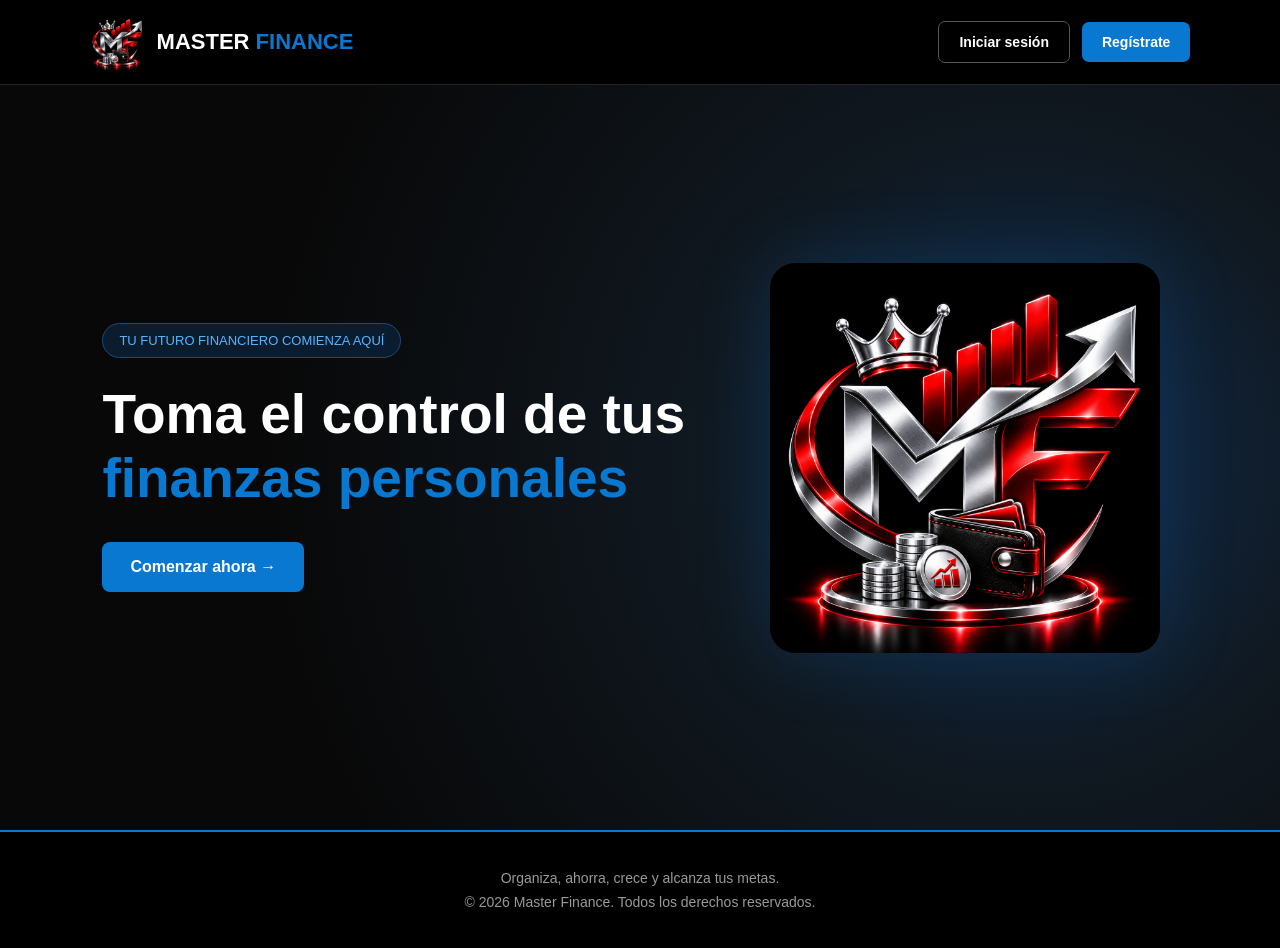
<file: index.html>
<!DOCTYPE html>
<html lang="es">

<head>
    <meta charset="UTF-8">
    <meta name="viewport" content="width=device-width, initial-scale=1.0">

    <title>Master Finance</title>

    <style>

        * {
            margin: 0;
            padding: 0;
            box-sizing: border-box;
            font-family: Arial, sans-serif;
        }

        :root {
            --azul: #0878d1;
            --azul-oscuro: #002d62;
        }

        body {
            background: #080808;
            color: white;
        }

        /* ENCABEZADO */

        header {
            width: 100%;
            min-height: 85px;
            padding: 12px 7%;
            display: flex;
            align-items: center;
            justify-content: space-between;
            background: #000;
            border-bottom: 1px solid #252525;
        }

        .marca {
            display: flex;
            align-items: center;
            gap: 12px;
            text-decoration: none;
        }

        .logo {
            width: 55px;
            height: 55px;
            object-fit: contain;
        }

        .logo-nombre {
            font-size: 22px;
            font-weight: bold;
            color: white;
        }

        .logo-nombre span {
            color: var(--azul);
        }

        /* BOTONES */

        .acciones {
            display: flex;
            align-items: center;
            gap: 12px;
        }

        .btn {
            padding: 12px 20px;
            border-radius: 7px;
            text-decoration: none;
            font-size: 14px;
            font-weight: bold;
            transition: .3s;
        }

        .btn-login {
            color: white;
            border: 1px solid #555;
        }

        .btn-login:hover {
            border-color: var(--azul);
            color: var(--azul);
        }

        .btn-registro {
            color: white;
            background: var(--azul);
        }

        .btn-registro:hover {
            background: var(--azul-oscuro);
            transform: translateY(-3px);
        }

        /* PRESENTACIÓN PRINCIPAL */

        .hero {
            min-height: calc(100vh - 155px);
            padding: 80px 8%;
            display: flex;
            align-items: center;
            justify-content: space-between;
            gap: 50px;

            background:
                radial-gradient(
                    circle at 80% 50%,
                    #102d50 0%,
                    #101820 30%,
                    #080808 70%
                );
        }

        .hero-texto {
            max-width: 600px;
        }

        .etiqueta {
            display: inline-block;
            padding: 9px 16px;
            border: 1px solid #164c7c;
            border-radius: 30px;
            color: #55b5ff;
            background: #0b1c2e;
            font-size: 13px;
            margin-bottom: 25px;
        }

        .hero h1 {
            font-size: 55px;
            line-height: 1.15;
            margin-bottom: 32px;
        }

        .hero h1 span {
            color: var(--azul);
        }

        /* BOTÓN PRINCIPAL */

        .btn-principal {
            display: inline-block;
            padding: 16px 28px;
            color: white;
            background: var(--azul);
            border-radius: 8px;
            text-decoration: none;
            font-weight: bold;
            transition: .3s;
        }

        .btn-principal:hover {
            background: var(--azul-oscuro);
            transform: translateY(-3px);
        }

        /* IMAGEN */

        .hero-imagen {
            width: 42%;
            display: flex;
            align-items: center;
            justify-content: center;
        }

        .hero-imagen img {
            width: 100%;
            max-width: 390px;
            border-radius: 25px;
            filter: drop-shadow(0 0 35px #0878d130);
            object-fit: contain;
        }

        /* PIE DE PÁGINA */

        footer {
            width: 100%;
            padding: 30px 15px;
            background: #000;
            border-top: 2px solid var(--azul);
            text-align: center;
        }

        footer p {
            color: #999;
            font-size: 14px;
            margin: 8px 0;
        }

        /* TABLETS */

        @media (max-width: 900px) {

            header {
                padding: 15px 4%;
            }

            .hero {
                padding: 70px 6%;
            }

            .hero h1 {
                font-size: 42px;
            }
        }

        /* CELULARES */

        @media (max-width: 600px) {

            header {
                min-height: 75px;
                padding: 10px 4%;
            }

            .logo {
                width: 43px;
                height: 43px;
            }

            .logo-nombre {
                font-size: 15px;
            }

            .acciones {
                gap: 7px;
            }

            .btn {
                padding: 9px 10px;
                font-size: 11px;
            }

            .hero {
                min-height: calc(100vh - 135px);
                flex-direction: column;
                justify-content: center;
                text-align: center;
                padding: 65px 22px;
                gap: 40px;
            }

            .hero h1 {
                font-size: 36px;
            }

            .hero-imagen {
                width: 85%;
            }

            .hero-imagen img {
                max-width: 280px;
            }

            footer {
                padding: 25px 12px;
            }

            footer p {
                font-size: 13px;
            }
        }

    </style>

</head>

<body>

    <!-- ENCABEZADO -->

    <header>

        <a href="index.html" class="marca">

            <img
                class="logo"
                src="Estilos/logo_master_finance.png"
                alt="Logo Master Finance"
            >

            <div class="logo-nombre">
                MASTER <span>FINANCE</span>
            </div>

        </a>

        <!-- BOTONES DE USUARIO -->

        <div class="acciones">

            <a href="login.html" class="btn btn-login">
                Iniciar sesión
            </a>

            <a href="registro.html" class="btn btn-registro">
                Regístrate
            </a>

        </div>

    </header>

    <!-- PRESENTACIÓN -->

    <main>

        <section class="hero">

            <div class="hero-texto">

                <span class="etiqueta">
                    TU FUTURO FINANCIERO COMIENZA AQUÍ
                </span>

                <h1>
                    Toma el control de tus
                    <span>finanzas personales</span>
                </h1>

                <a href="login.html" class="btn-principal">
                    Comenzar ahora →
                </a>

            </div>

            <div class="hero-imagen">

                <img
                    src="Estilos/logo_master_finance.png"
                    alt="Logo Master Finance"
                >

            </div>

        </section>

    </main>

    <!-- PIE DE PÁGINA -->

    <footer>

        <p>Organiza, ahorra, crece y alcanza tus metas.</p>

        <p>© 2026 Master Finance. Todos los derechos reservados.</p>

    </footer>

</body>
</html>
</file>
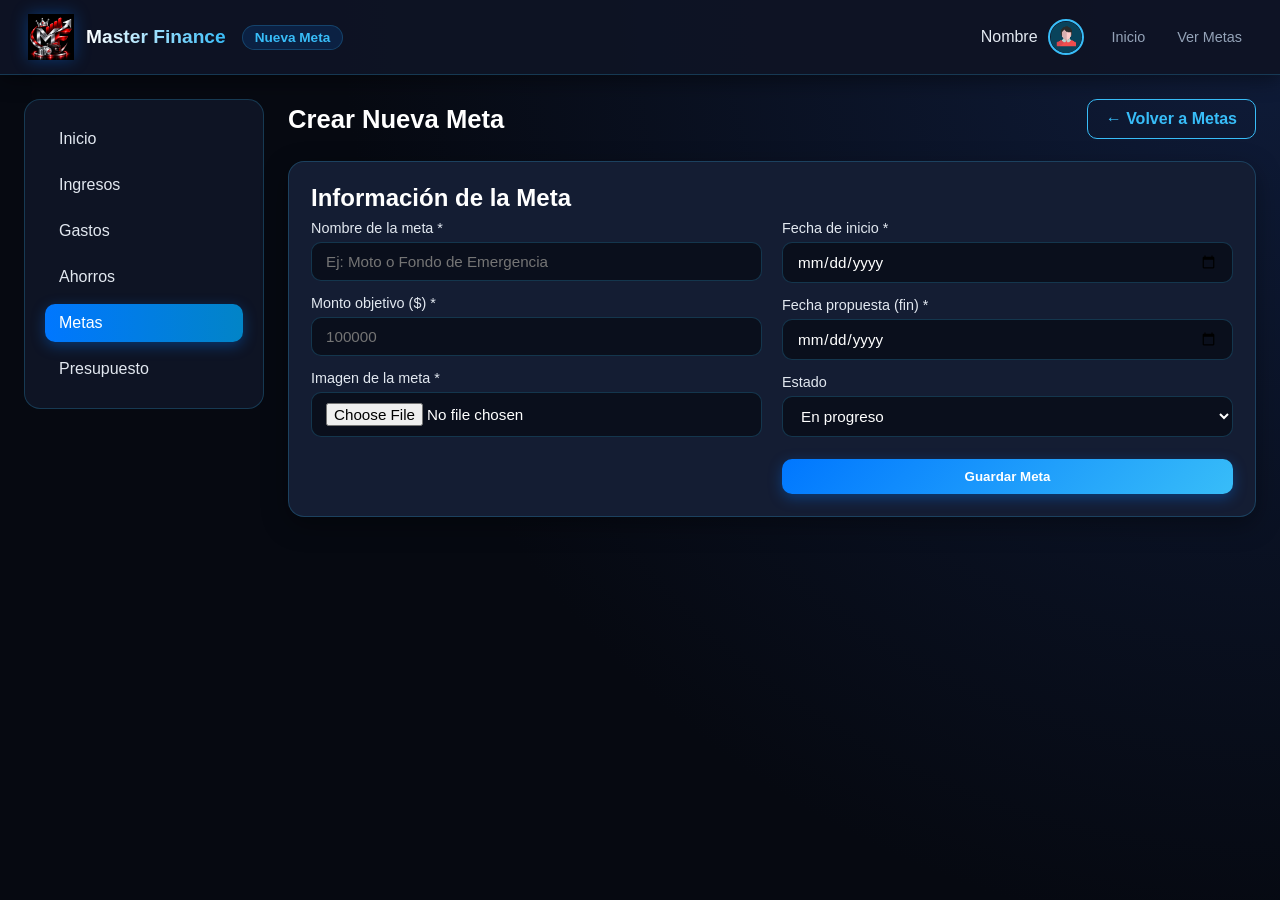
<file: formulario_meta.html>
<!DOCTYPE html>
<html lang="es">
<head>
    <meta charset="UTF-8">
    <meta name="viewport" content="width=device-width, initial-scale=1.0">
    <title>Crear Meta - Master Finance</title>
    <link rel="stylesheet" href="Estilos/metas.css">
</head>
<body class="mf-body">
    <header class="mf-header">
        <div class="mf-header-left">
            <a href="página.principal.html" class="mf-brand">
                <img class="mf-logo" src="Estilos/logo_master_finance.png" alt="Logo Master Finance">
                <span class="mf-brand-title">Master Finance</span>
            </a>
            <span class="mf-page-badge">Nueva Meta</span>
        </div>

        <div class="mf-user-area">
            <div class="mf-user-info">
                <span>Nombre</span>
                <img src="Estilos/user-icon.png" alt="Usuario">
            </div>
            <ul class="mf-nav-links">
                <li><a href="página.principal.html">Inicio</a></li>
                <li><a href="metas.html">Ver Metas</a></li>
            </ul>
        </div>
    </header>

    <div class="mf-layout">
        <aside class="mf-sidebar">
            <ul>
                <li><a href="página.principal.html">Inicio</a></li>
                <li><a href="ingresos.html">Ingresos</a></li>
                <li><a href="gastos.html">Gastos</a></li>
                <li><a href="ahorros.html">Ahorros</a></li>
                <li><a href="metas.html" class="active">Metas</a></li>
                <li><a href="presupuesto.html">Presupuesto</a></li>
            </ul>
        </aside>

        <main class="mf-content">
            <div class="mf-top-bar">
                <h1>Crear Nueva Meta</h1>
                <a href="metas.html" class="mf-btn mf-btn-outline">← Volver a Metas</a>
            </div>

            <section class="mf-card">
                <h2>Información de la Meta</h2>
                <form action="php/crear_meta.php" method="POST" enctype="multipart/form-data" class="mf-grid-2">
                    <div>
                        <div class="mf-form-group">
                            <label for="metNombre">Nombre de la meta *</label>
                            <input type="text" id="metNombre" name="metNombre" class="mf-input" placeholder="Ej: Moto o Fondo de Emergencia" required>
                        </div>

                        <div class="mf-form-group">
                            <label for="metMontoObjetivo">Monto objetivo ($) *</label>
                            <input type="number" id="metMontoObjetivo" name="metMontoObjetivo" class="mf-input" placeholder="100000" min="1" step="0.01" required>
                        </div>

                        <div class="mf-form-group">
                            <label for="metImagen">Imagen de la meta *</label>
                            <input type="file" id="metImagen" name="metImagen" class="mf-input" accept="image/*" required>
                        </div>
                    </div>

                    <div>
                        <div class="mf-form-group">
                            <label for="metFechaInicio">Fecha de inicio *</label>
                            <input type="date" id="metFechaInicio" name="metFechaInicio" class="mf-input" required>
                        </div>

                        <div class="mf-form-group">
                            <label for="metFechaFin">Fecha propuesta (fin) *</label>
                            <input type="date" id="metFechaFin" name="metFechaFin" class="mf-input" required>
                        </div>

                        <div class="mf-form-group">
                            <label for="metEstado">Estado</label>
                            <select id="metEstado" name="metEstado" class="mf-select">
                                <option value="En progreso">En progreso</option>
                                <option value="Pendiente">Pendiente</option>
                                <option value="Completada">Completada</option>
                            </select>
                        </div>

                        <button type="submit" class="mf-btn mf-btn-primary mf-btn-full">Guardar Meta</button>
                    </div>
                </form>
            </section>
        </main>
    </div>
</body>
</html>
</file>
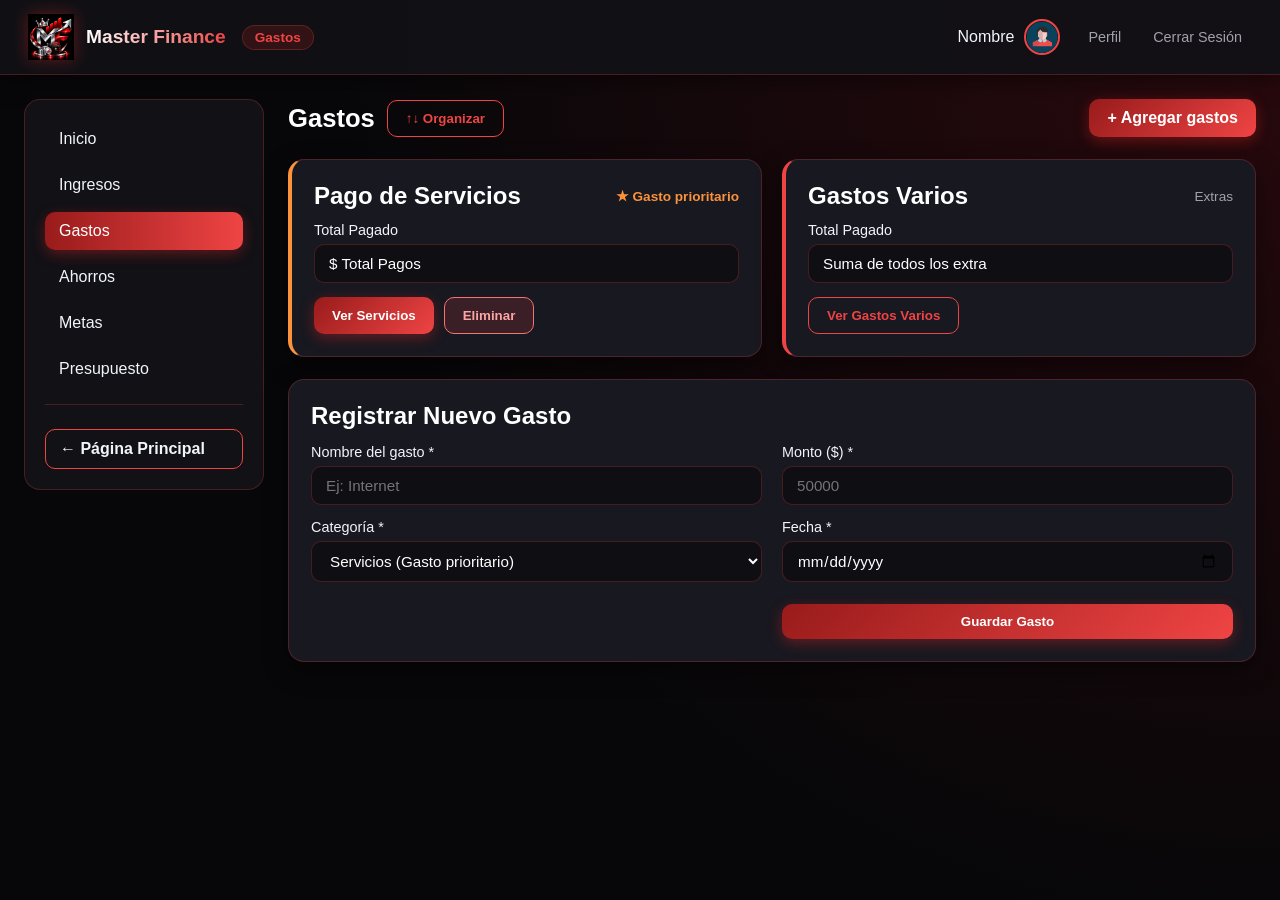
<file: gastos.html>
<!DOCTYPE html>
<html lang="es">
<head>
    <meta charset="UTF-8">
    <meta name="viewport" content="width=device-width, initial-scale=1.0">
    <title>Gastos - Master Finance</title>
    <link rel="stylesheet" href="Estilos/gastos.css">
</head>
<body class="mf-body">
    <header class="mf-header">
        <div class="mf-header-left">
            <a href="pag.principal.html" class="mf-brand">
                <img class="mf-logo" src="Estilos/logo_master_finance.png" alt="Logo Master Finance">
                <span class="mf-brand-title">Master Finance</span>
            </a>
            <span class="mf-page-badge">Gastos</span>
        </div>

        <div class="mf-user-area">
            <div class="mf-user-info">
                <span>Nombre</span>
                <img src="Estilos/user-icon.png" alt="Usuario">
            </div>
            <ul class="mf-nav-links">
                <li><a href="perfil.html">Perfil</a></li>
                <li><a href="index.html">Cerrar Sesión</a></li>
            </ul>
        </div>
    </header>

    <div class="mf-layout">
        <aside class="mf-sidebar">
            <ul>
                <li><a href="pag.principal.html">Inicio</a></li>
                <li><a href="ingresos.html">Ingresos</a></li>
                <li><a href="gastos.html" class="active">Gastos</a></li>
                <li><a href="ahorros.html">Ahorros</a></li>
                <li><a href="metas.html">Metas</a></li>
                <li><a href="presupuesto.html">Presupuesto</a></li>
            </ul>
            <div style="margin-top: 16px; padding-top: 16px; border-top: 1px solid rgba(239, 68, 68, 0.25);">
                <a href="pag.principal.html" class="mf-btn mf-btn-outline mf-btn-full">← Página Principal</a>
            </div>
        </aside>

        <main class="mf-content">
            <div class="mf-top-bar">
                <div class="mf-title-group">
                    <h1>Gastos</h1>
                    <button type="button" class="mf-btn mf-btn-outline">↑↓ Organizar</button>
                </div>
                <a href="#registrar-gasto" class="mf-btn mf-btn-primary">+ Agregar gastos</a>
            </div>

            <section class="mf-grid-2">
                <article class="mf-card mf-card-prioritario">
                    <div class="mf-card-header">
                        <h2>Pago de Servicios</h2>
                        <span class="mf-tag-prioritario">★ Gasto prioritario</span>
                    </div>

                    <div class="mf-form-group">
                        <label>Total Pagado</label>
                        <input type="text" class="mf-input" value="$ Total Pagos" readonly>
                    </div>

                    <div class="mf-actions-row">
                        <button type="button" class="mf-btn mf-btn-primary">Ver Servicios</button>
                        <button type="button" class="mf-btn mf-btn-danger">Eliminar</button>
                    </div>
                </article>

                <article class="mf-card mf-card-varios">
                    <div class="mf-card-header">
                        <h2>Gastos Varios</h2>
                        <span class="mf-tag-muted">Extras</span>
                    </div>

                    <div class="mf-form-group">
                        <label>Total Pagado</label>
                        <input type="text" class="mf-input" value="Suma de todos los extra" readonly>
                    </div>

                    <div class="mf-actions-row">
                        <button type="button" class="mf-btn mf-btn-outline">Ver Gastos Varios</button>
                    </div>
                </article>
            </section>

            <section id="registrar-gasto" class="mf-card">
                <h2>Registrar Nuevo Gasto</h2>
                <form action="php/guardar_gasto.php" method="POST" class="mf-grid-2">
                    <div>
                        <div class="mf-form-group">
                            <label for="gasNombre">Nombre del gasto *</label>
                            <input type="text" id="gasNombre" name="gasNombre" class="mf-input" placeholder="Ej: Internet" required>
                        </div>

                        <div class="mf-form-group">
                            <label for="gasCategoria">Categoría *</label>
                            <select id="gasCategoria" name="gasCategoria" class="mf-select" required>
                                <option value="Servicios">Servicios (Gasto prioritario)</option>
                                <option value="Alimentación">Alimentación</option>
                                <option value="Transporte">Transporte</option>
                                <option value="Entretenimiento">Entretenimiento</option>
                                <option value="Varios">Gastos Varios</option>
                            </select>
                        </div>
                    </div>

                    <div>
                        <div class="mf-form-group">
                            <label for="gasMonto">Monto ($) *</label>
                            <input type="number" id="gasMonto" name="gasMonto" class="mf-input" placeholder="50000" min="1" required>
                        </div>

                        <div class="mf-form-group">
                            <label for="gasFecha">Fecha *</label>
                            <input type="date" id="gasFecha" name="gasFecha" class="mf-input" required>
                        </div>

                        <button type="submit" class="mf-btn mf-btn-primary mf-btn-full">Guardar Gasto</button>
                    </div>
                </form>
            </section>
        </main>
    </div>
</body>
</html>
</file>
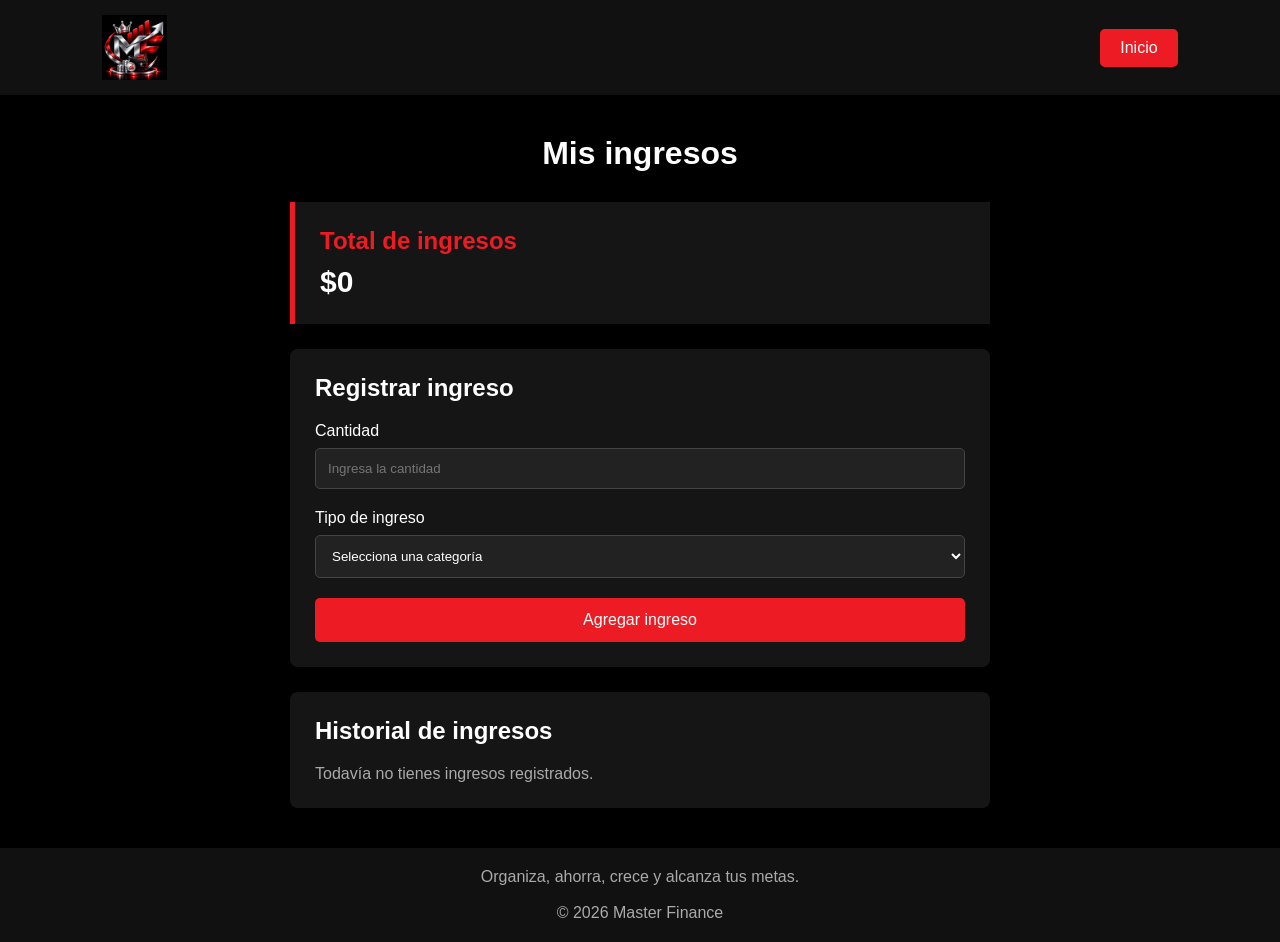
<file: ingresos.html>
<!DOCTYPE html>
<html lang="es">
<head>
    <meta charset="UTF-8">
    <meta name="viewport" content="width=device-width, initial-scale=1.0">
    <title>Mis ingresos | Master Finance</title>

    <style>
        * {
            margin: 0;
            padding: 0;
            box-sizing: border-box;
            font-family: Arial, sans-serif;
        }

        body {
            background: #000;
            color: white;
        }

        header {
            background: #111;
            padding: 15px 8%;
            display: flex;
            justify-content: space-between;
            align-items: center;
        }

        header img {
            width: 65px;
            height: 65px;
            object-fit: contain;
        }

        header a {
            color: white;
            text-decoration: none;
            background: #ed1c24;
            padding: 10px 20px;
            border-radius: 5px;
        }

        .contenedor {
            width: 90%;
            max-width: 700px;
            margin: 40px auto;
        }

        h1 {
            text-align: center;
            margin-bottom: 30px;
        }

        .total {
            background: #151515;
            border-left: 5px solid #ed1c24;
            padding: 25px;
            margin-bottom: 25px;
        }

        .total h2 {
            color: #ed1c24;
            margin-bottom: 10px;
        }

        .total p {
            font-size: 30px;
            font-weight: bold;
        }

        .formulario, .historial {
            background: #151515;
            padding: 25px;
            margin-bottom: 25px;
            border-radius: 8px;
        }

        h2 {
            margin-bottom: 20px;
        }

        label {
            display: block;
            margin-bottom: 8px;
        }

        input, select {
            width: 100%;
            padding: 12px;
            margin-bottom: 20px;
            background: #222;
            color: white;
            border: 1px solid #444;
            border-radius: 5px;
        }

        button {
            width: 100%;
            padding: 13px;
            background: #ed1c24;
            color: white;
            border: none;
            border-radius: 5px;
            font-size: 16px;
            cursor: pointer;
        }

        button:hover {
            background: #c9151c;
        }

        .historial p {
            color: #aaa;
        }

        footer {
            text-align: center;
            padding: 20px;
            color: #aaa;
            background: #111;
            margin-top: 40px;
        }
    </style>
</head>

<body>

    <header>
        <img src="Estilos/logo_master_finance.png" alt="Master Finance">
        <a href="pag.principal.html">Inicio</a>
    </header>

    <main class="contenedor">

        <h1>Mis ingresos</h1>

        <section class="total">
            <h2>Total de ingresos</h2>
            <p>$0</p>
        </section>

        <section class="formulario">
            <h2>Registrar ingreso</h2>

            <form action="#" method="post">

                <label for="cantidad">Cantidad</label>
                <input
                    type="number"
                    id="cantidad"
                    name="cantidad"
                    placeholder="Ingresa la cantidad"
                    min="1"
                    step="0.01"
                    required
                >

                <label for="tipo">Tipo de ingreso</label>
                <select id="tipo" name="tipo" required>
                    <option value="">Selecciona una categoría</option>
                    <option value="Salario">Salario</option>
                    <option value="Ingreso extra">Ingreso extra</option>
                </select>

                <button type="submit">Agregar ingreso</button>

            </form>
        </section>

        <section class="historial">
            <h2>Historial de ingresos</h2>
            <p>Todavía no tienes ingresos registrados.</p>
        </section>

    </main>

    <footer>
        Organiza, ahorra, crece y alcanza tus metas.
        <br><br>
        © 2026 Master Finance
    </footer>

</body>
</html>
</file>
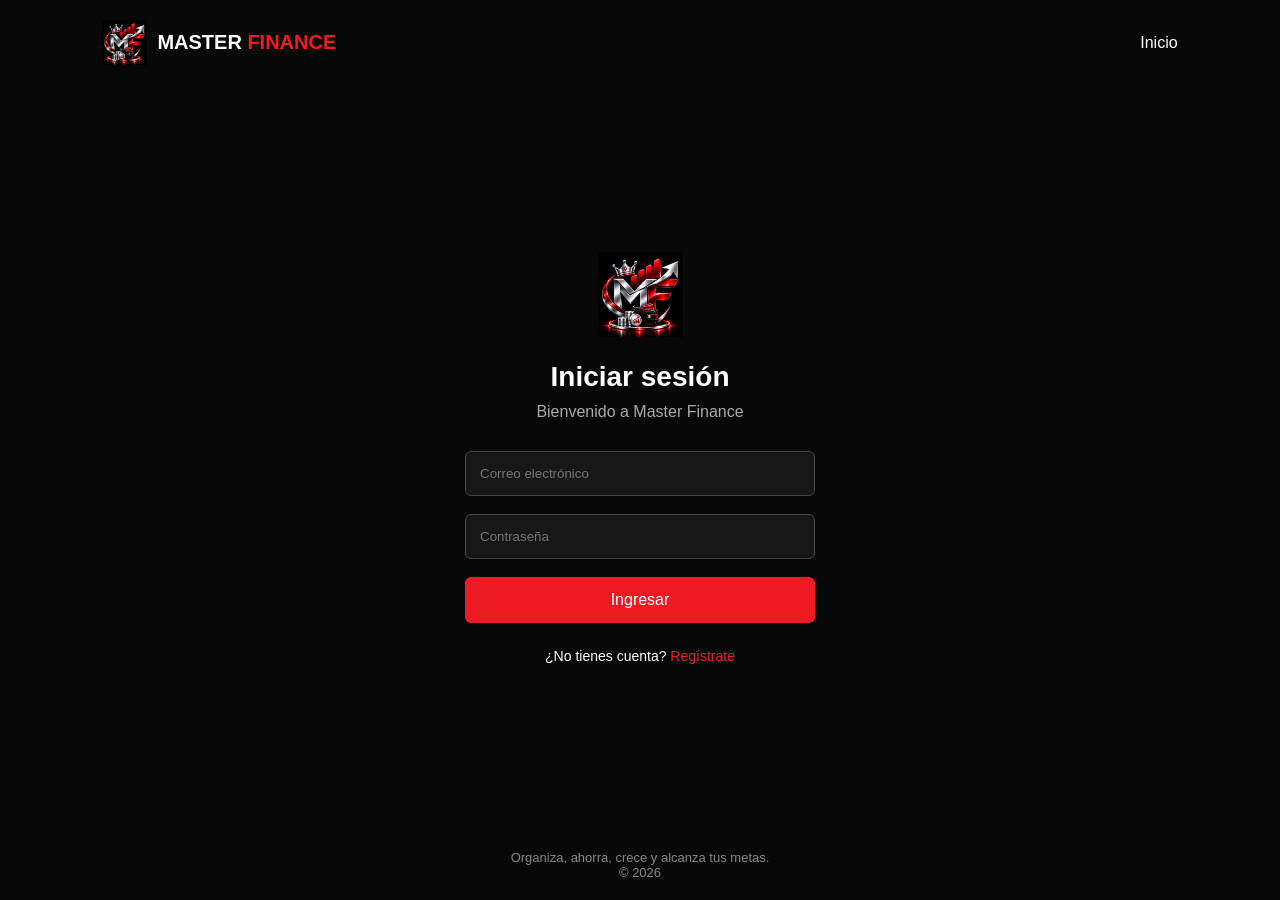
<file: login.html>
<!DOCTYPE html>
<html lang="es">
<head>
 <meta charset="UTF-8">
 <meta name="viewport" content="width=device-width, initial-scale=1.0">
 <title>Master Finance - Iniciar sesión</title>

 
 <style>
 * {
 margin: 0;
 padding: 0;
 box-sizing: border-box;
 font-family: Arial, sans-serif;
 }

 body {
 background: #080808;
 color: white;
 min-height: 100vh;
 display: flex;
 flex-direction: column;
 }

 header {
 padding: 20px 8%;
 display: flex;
 align-items: center;
 justify-content: space-between;
 }

 .logo {
 display: flex;
 align-items: center;
 gap: 10px;
 }

 .logo img {
 width: 45px;
 height: 45px;
 object-fit: contain;
 }

 .logo h2 {
 font-size: 20px;
 }

 .logo span {
 color: #ed1c24;
 }

 header a {
 color: white;
 text-decoration: none;
 }

 main {
 flex: 1;
 display: flex;
 justify-content: center;
 align-items: center;
 padding: 30px 20px;
 }

 .login {
 width: 350px;
 max-width: 100%;
 text-align: center;
 }

 .login img {
 width: 85px;
 height: 85px;
 object-fit: contain;
 margin-bottom: 20px;
 }

 .login h1 {
 font-size: 28px;
 margin-bottom: 10px;
 }

 .login p {
 color: #aaa;
 margin-bottom: 30px;
 }

 input {
 width: 100%;
 padding: 14px;
 margin-bottom: 18px;
 border: 1px solid #444;
 border-radius: 6px;
 background: #171717;
 color: white;
 outline: none;
 }

 input:focus {
 border-color: #ed1c24;
 }

 button {
 width: 100%;
 padding: 14px;
 background: #ed1c24;
 color: white;
 border: none;
 border-radius: 6px;
 font-size: 16px;
 cursor: pointer;
 }

 button:hover {
 background: #bd1018;
 }

 .registro {
 margin-top: 25px;
 font-size: 14px;
 }

 .registro a {
 color: #ed1c24;
 text-decoration: none;
 }

 footer {
 text-align: center;
 padding: 20px;
 color: #888;
 font-size: 13px;
 }
 </style>
</head>

<body>

 <header>
 <div class="logo">
 <img src="Estilos/logo_master_finance.png" alt="Logo">
 <h2>MASTER <span>FINANCE</span></h2>
 </div>

 <a href="index.html">Inicio</a>
 </header>

 <main>
 <form class="login" onsubmit="iniciarSesion(event)">
 <img src="Estilos/logo_master_finance.png" alt="Logo Master Finance">

 <h1>Iniciar sesión</h1>
 <p>Bienvenido a Master Finance</p>

 <input type="email" id="correo" placeholder="Correo electrónico" required>

 <input type="password" id="contrasena" placeholder="Contraseña" required>

 <button type="submit">Ingresar</button>

 <div class="registro">
 ¿No tienes cuenta?
 <a href="registro.html">Regístrate</a>
 </div>
 </form>
 </main>

 <footer>
 Organiza, ahorra, crece y alcanza tus metas.<br>
 © 2026
 </footer>

 <script>
 function iniciarSesion(event) {
 event.preventDefault();
 window.location.href = "pag.principal.html";
 }
 </script>

</body>
</html>
</file>
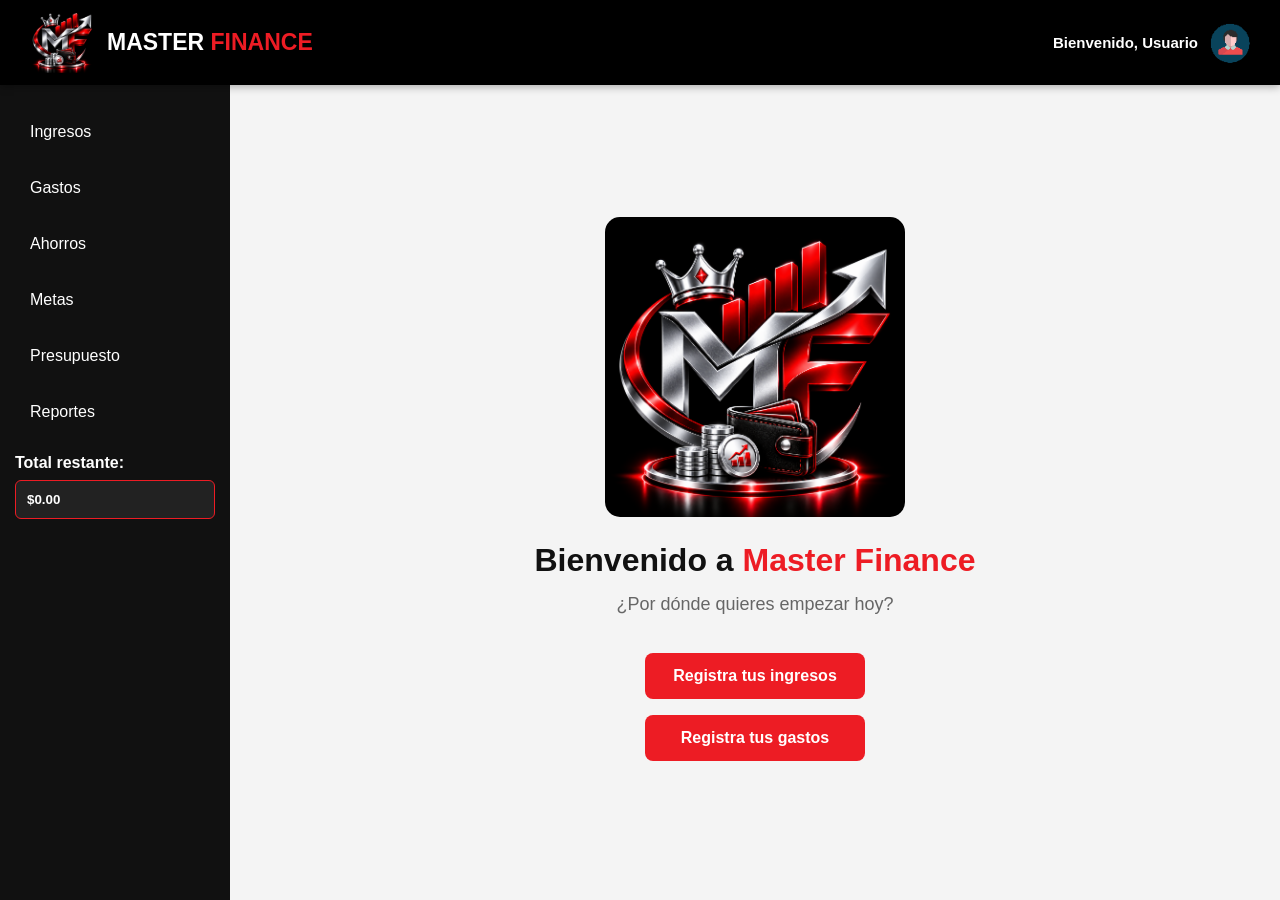
<file: pag.principal.html>
<!DOCTYPE html>
<html lang="es">

<head>
    <meta charset="UTF-8">
    <meta name="viewport" content="width=device-width, initial-scale=1.0">

    <title>Master Finance</title>

    <style>
        /* ESTILOS GENERALES */
        * {
            margin: 0;
            padding: 0;
            box-sizing: border-box;
            font-family: Arial, sans-serif;
        }

        body {
            background-color: #f4f4f4;
            color: #333;
        }

        /* ENCABEZADO */
        header {
            width: 100%;
            height: 85px;
            background-color: #000;
            display: flex;
            align-items: center;
            padding: 0 30px;
            box-shadow: 0 2px 8px rgba(0, 0, 0, 0.3);
            position: relative;
        }

        .logo {
            width: 65px;
            height: 65px;
            object-fit: contain;
        }

        .logo-nombre {
            color: white;
            font-size: 23px;
            font-weight: bold;
            text-decoration: none;
            margin-left: 12px;
        }

        .logo-nombre span {
            color: #ed1c24;
        }

        /* USUARIO */
        .user-icon {
            display: flex;
            align-items: center;
            gap: 12px;
            margin-left: auto;
            cursor: pointer;
        }

        .user-icon p {
            font-size: 15px;
            font-weight: bold;
            color: white;
        }

        .user-icon img {
            width: 40px;
            height: 40px;
            border-radius: 50%;
            object-fit: cover;
        }

        /* SUBMENÚ */
        .sub-menu {
            display: none;
            position: absolute;
            right: 25px;
            top: 75px;
            background-color: #222;
            width: 160px;
            box-shadow: 0 4px 10px rgba(0, 0, 0, 0.3);
            border-radius: 8px;
            z-index: 10;
        }

        .user-icon:hover + .sub-menu,
        .sub-menu:hover {
            display: block;
        }

        .sub-menu ul {
            list-style: none;
        }

        .sub-menu a {
            display: block;
            padding: 12px;
            text-decoration: none;
            color: white;
        }

        .sub-menu a:hover {
            background-color: #ed1c24;
        }

        /* CONTENIDO PRINCIPAL */
        main {
            display: flex;
            min-height: calc(100vh - 85px);
        }

        /* MENÚ LATERAL */
        .menu {
            width: 230px;
            background-color: #111;
            padding: 25px 15px;
        }

        .menu ul {
            list-style: none;
        }

        .menu li {
            margin-bottom: 12px;
        }

        .menu li a {
            display: block;
            padding: 13px 15px;
            color: white;
            text-decoration: none;
            border-radius: 7px;
            transition: 0.3s;
        }

        .menu li a:hover {
            background-color: #ed1c24;
            padding-left: 22px;
        }

        /* TOTAL RESTANTE */
        .menu label {
            display: block;
            color: white;
            margin: 20px 0 8px;
            font-weight: bold;
        }

        .menu input {
            width: 100%;
            padding: 11px;
            border: 1px solid #ed1c24;
            border-radius: 6px;
            background-color: #222;
            color: white;
            font-weight: bold;
        }

        /* BIENVENIDA */
        .bienvenida {
            flex: 1;
            display: flex;
            flex-direction: column;
            align-items: center;
            justify-content: center;
            text-align: center;
            padding: 40px 20px;
        }

        .bienvenida img {
            width: 300px;
            max-width: 80%;
            height: auto;
            border-radius: 15px;
            margin-bottom: 25px;
            object-fit: contain;
        }

        .bienvenida h2 {
            font-size: 32px;
            color: #111;
            margin-bottom: 15px;
        }

        .bienvenida h2 span {
            color: #ed1c24;
        }

        .bienvenida p {
            font-size: 18px;
            color: #666;
            margin-bottom: 30px;
        }

        /* BOTONES */
        .bienvenida a {
            display: inline-block;
            width: 220px;
            padding: 14px;
            margin: 8px;
            background-color: #ed1c24;
            color: white;
            text-decoration: none;
            border-radius: 8px;
            font-weight: bold;
            transition: 0.3s;
        }

        .bienvenida a:hover {
            background-color: #a90008;
            transform: translateY(-3px);
        }

        /* RESPONSIVE */
        @media (max-width: 768px) {
            header {
                padding: 0 12px;
            }

            .logo {
                width: 50px;
                height: 50px;
            }

            .logo-nombre {
                font-size: 18px;
            }

            .user-icon p {
                font-size: 11px;
            }

            main {
                flex-direction: column;
            }

            .menu {
                width: 100%;
            }

            .menu ul {
                display: flex;
                flex-wrap: wrap;
                justify-content: center;
            }

            .menu li {
                margin: 4px;
            }

            .menu input {
                width: 150px;
            }

            .bienvenida {
                padding: 35px 15px;
            }

            .bienvenida h2 {
                font-size: 25px;
            }

            .bienvenida img {
                width: 250px;
            }
        }
    </style>
</head>

<body>

    <!-- ENCABEZADO -->
    <header>

        <a href="index.html">
            <img class="logo"
                 src="Estilos/logo_master_finance.png"
                 alt="Logo Master Finance">
        </a>

        <a href="index.html" class="logo-nombre">
            MASTER <span>FINANCE</span>
        </a>

        <!-- USUARIO -->
        <div class="user-icon">
            <p>Bienvenido, Usuario</p>

            <img src="Estilos/user-icon.png"
                 alt="Icono de usuario">
        </div>

        <!-- SUBMENÚ -->
        <div class="sub-menu">
            <ul>
                <li>
                    <a href="perfil.html">Perfil</a>
                </li>

                <li>
                    <a href="index.html">Cerrar Sesión</a>
                </li>
            </ul>
        </div>

    </header>

    <!-- CONTENIDO PRINCIPAL -->
    <main>

        <!-- MENÚ LATERAL -->
        <div class="menu">

            <ul>

                <li>
                    <a href="ingresos.html">Ingresos</a>
                </li>

                <li>
                    <a href="gastos.html">Gastos</a>
                </li>

                <li>
                    <a href="ahorros.html">Ahorros</a>
                </li>

                <li>
                    <a href="metas.html">Metas</a>
                </li>

                <li>
                    <a href="presupuesto.html">Presupuesto</a>
                </li>

                <li>
                    <a href="#">Reportes</a>
                </li>

                <li>
                    <label for="total-restante">
                        Total restante:
                    </label>

                    <input
                        type="text"
                        id="total-restante"
                        name="total-restante"
                        value="$0.00"
                        readonly>
                </li>

            </ul>

        </div>

        <!-- SECCIÓN DE BIENVENIDA -->
        <section class="bienvenida">

            <img
                src="Estilos/logo_master_finance.png"
                alt="Logo Master Finance">

            <h2>
                Bienvenido a <span>Master Finance</span>
            </h2>

            <p>
                ¿Por dónde quieres empezar hoy?
            </p>

            <a href="ingresos.html">
                Registra tus ingresos
            </a>

            <a href="gastos.html">
                Registra tus gastos
            </a>

        </section>

    </main>

</body>

</html>
</file>
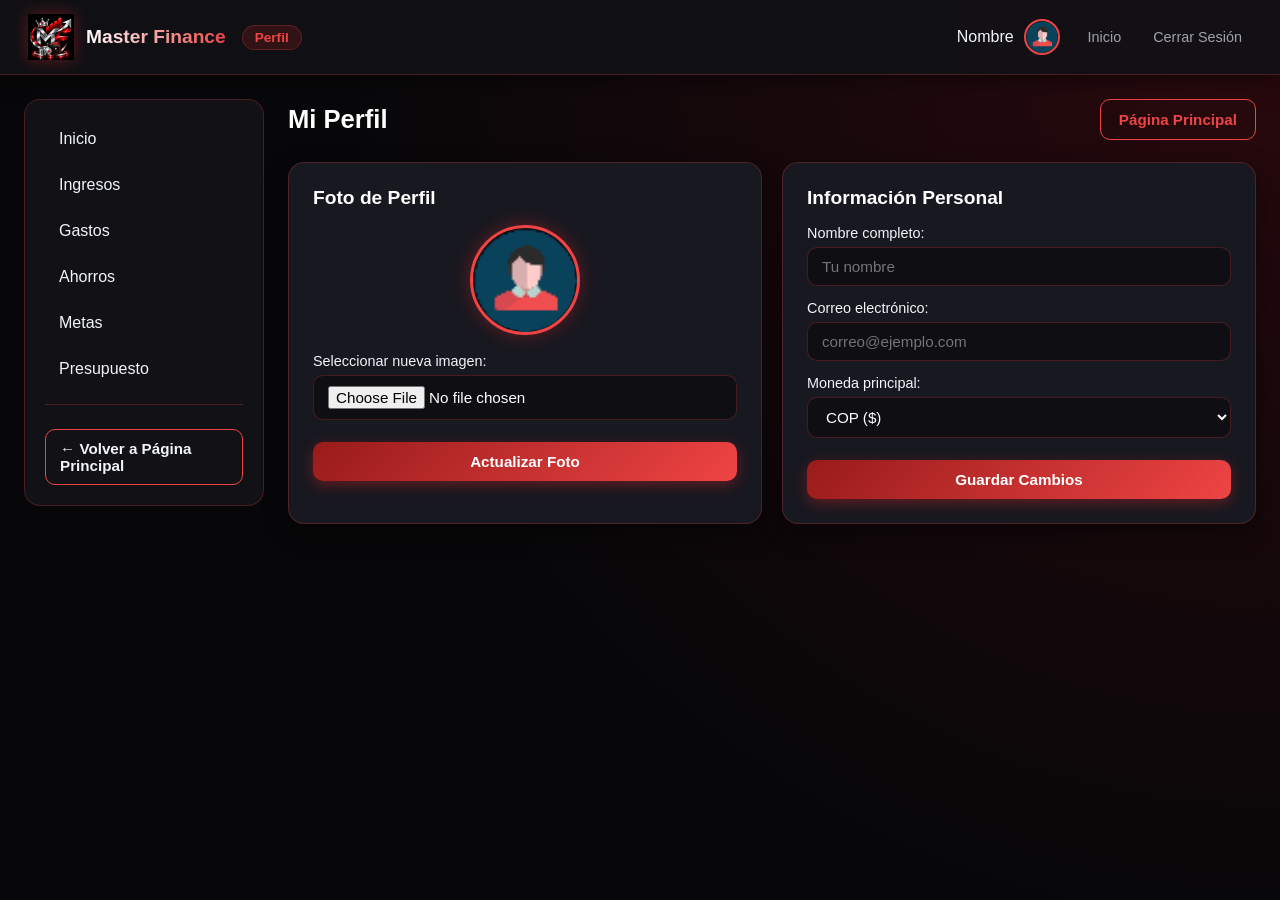
<file: perfil.html>
<!DOCTYPE html>
<html lang="es">
<head>
    <meta charset="UTF-8">
    <meta name="viewport" content="width=device-width, initial-scale=1.0">
    <title>Perfil - Master Finance</title>
    <link rel="stylesheet" href="Estilos/perfil.css">
</head>
<body class="mf-body">
    <header class="mf-header">
        <div class="mf-header-left">
            <a href="página.principal.html" class="mf-brand">
                <img class="mf-logo" src="Estilos/logo_master_finance.png" alt="Logo Master Finance">
                <span class="mf-brand-title">Master Finance</span>
            </a>
            <span class="mf-page-badge">Perfil</span>
        </div>

        <div class="mf-user-area">
            <div class="mf-user-info">
                <span>Nombre</span>
                <img src="Estilos/user-icon.png" alt="Icono de usuario">
            </div>
            <ul class="mf-nav-links">
                <li><a href="página.principal.html">Inicio</a></li>
                <li><a href="index.html">Cerrar Sesión</a></li>
            </ul>
        </div>
    </header>

    <div class="mf-layout">
        <aside class="mf-sidebar">
            <ul>
                <li><a href="página.principal.html">Inicio</a></li>
                <li><a href="ingresos.html">Ingresos</a></li>
                <li><a href="gastos.html">Gastos</a></li>
                <li><a href="ahorros.html">Ahorros</a></li>
                <li><a href="metas.html">Metas</a></li>
                <li><a href="presupuesto.html">Presupuesto</a></li>
            </ul>

            <div class="mf-sidebar-footer">
                <a href="página.principal.html" class="mf-btn mf-btn-outline mf-btn-full">← Volver a Página Principal</a>
            </div>
        </aside>

        <main class="mf-content">
            <div class="mf-top-bar">
                <h1>Mi Perfil</h1>
                <a href="página.principal.html" class="mf-btn mf-btn-outline">Página Principal</a>
            </div>

            <div class="mf-grid-2">
                <section class="mf-card">
                    <h2>Foto de Perfil</h2>
                    <div class="mf-avatar-box">
                        <img class="mf-avatar-circle" src="Estilos/user-icon.png" alt="Foto de perfil">
                    </div>

                    <form action="php/actualizar_foto.php" method="POST" enctype="multipart/form-data">
                        <div class="mf-form-group">
                            <label for="fotoPerfil">Seleccionar nueva imagen:</label>
                            <input type="file" id="fotoPerfil" name="fotoPerfil" class="mf-input" accept="image/*" required>
                        </div>
                        <button type="submit" class="mf-btn mf-btn-primary mf-btn-full">Actualizar Foto</button>
                    </form>
                </section>

                <section class="mf-card">
                    <h2>Información Personal</h2>
                    <form action="php/actualizar_perfil.php" method="POST">
                        <div class="mf-form-group">
                            <label for="perfilNombre">Nombre completo:</label>
                            <input type="text" id="perfilNombre" name="perfilNombre" class="mf-input" placeholder="Tu nombre" required>
                        </div>

                        <div class="mf-form-group">
                            <label for="perfilCorreo">Correo electrónico:</label>
                            <input type="email" id="perfilCorreo" name="perfilCorreo" class="mf-input" placeholder="correo@ejemplo.com" required>
                        </div>

                        <div class="mf-form-group">
                            <label for="perfilMoneda">Moneda principal:</label>
                            <select id="perfilMoneda" name="perfilMoneda" class="mf-select">
                                <option value="COP">COP ($)</option>
                                <option value="USD">USD ($)</option>
                                <option value="EUR">EUR (€)</option>
                            </select>
                        </div>

                        <button type="submit" class="mf-btn mf-btn-primary mf-btn-full">Guardar Cambios</button>
                    </form>
                </section>
            </div>
        </main>
    </div>
</body>
</html>
</file>
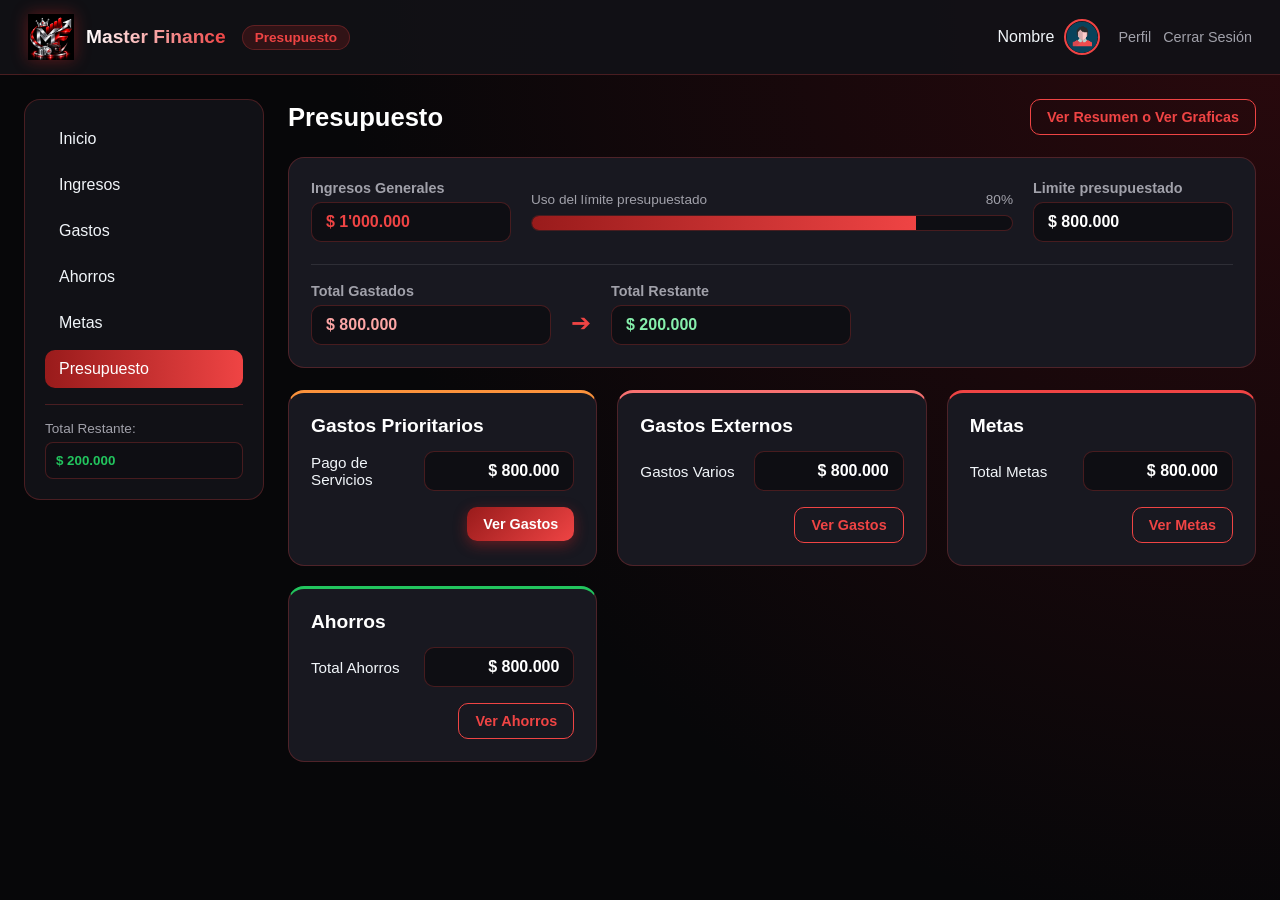
<file: presupuesto.html>
<!DOCTYPE html>
<html lang="es">
<head>
    <meta charset="UTF-8">
    <meta name="viewport" content="width=device-width, initial-scale=1.0">
    <title>Presupuesto - Master Finance</title>
    <link rel="stylesheet" href="Estilos/presupuesto.css">
</head>
<body class="mf-body">
    <header class="mf-header">
        <div class="mf-header-left">
            <a href="pag.principal.html" class="mf-brand">
                <img class="mf-logo" src="Estilos/logo_master_finance.png" alt="Logo Master Finance">
                <span class="mf-brand-title">Master Finance</span>
            </a>
            <span class="mf-page-badge">Presupuesto</span>
        </div>

        <div class="mf-user-area">
            <div class="mf-user-info">
                <span>Nombre</span>
                <img src="Estilos/user-icon.png" alt="Usuario">
            </div>
            <ul class="mf-nav-links">
                <li><a href="perfil.html">Perfil</a></li>
                <li><a href="index.html">Cerrar Sesión</a></li>
            </ul>
        </div>
    </header>

    <div class="mf-layout">
        <aside class="mf-sidebar">
            <ul>
                <li><a href="pag.principal.html">Inicio</a></li>
                <li><a href="ingresos.html">Ingresos</a></li>
                <li><a href="gastos.html">Gastos</a></li>
                <li><a href="ahorros.html">Ahorros</a></li>
                <li><a href="metas.html">Metas</a></li>
                <li><a href="presupuesto.html" class="active">Presupuesto</a></li>
            </ul>
            <div class="mf-balance-box">
                <label for="sidebar-restante">Total Restante:</label>
                <input type="text" id="sidebar-restante" value="$ 200.000" readonly>
            </div>
        </aside>

        <main class="mf-content">
            <div class="mf-top-bar">
                <h1>Presupuesto</h1>
                <a href="#resumen-graficas" class="mf-btn mf-btn-outline">Ver Resumen o Ver Graficas</a>
            </div>

            <section class="mf-card">
                <div class="mf-top-summary">
                    <div class="mf-stat-box">
                        <label for="ingresos-generales">Ingresos Generales</label>
                        <input type="text" id="ingresos-generales" class="mf-input mf-input-highlight" value="$ 1'000.000" readonly>
                    </div>

                    <div class="mf-budget-track-wrap">
                        <div class="mf-budget-labels">
                            <span>Uso del límite presupuestado</span>
                            <span>80%</span>
                        </div>
                        <div class="mf-budget-track">
                            <div class="mf-budget-fill" style="width: 80%;"></div>
                        </div>
                    </div>

                    <div class="mf-stat-box">
                        <label for="limite-presupuestado">Limite presupuestado</label>
                        <input type="text" id="limite-presupuestado" class="mf-input" value="$ 800.000" readonly>
                    </div>
                </div>

                <div class="mf-flow-row">
                    <div class="mf-stat-box">
                        <label for="total-gastados">Total Gastados</label>
                        <input type="text" id="total-gastados" class="mf-input mf-input-danger" value="$ 800.000" readonly>
                    </div>

                    <div class="mf-flow-arrow" aria-hidden="true">➔</div>

                    <div class="mf-stat-box">
                        <label for="total-restante">Total Restante</label>
                        <input type="text" id="total-restante" class="mf-input mf-input-success" value="$ 200.000" readonly>
                    </div>
                </div>
            </section>

            <section class="mf-grid-2">
                <article class="mf-card mf-card-prioritario">
                    <h2>Gastos Prioritarios</h2>
                    <div class="mf-detail-row">
                        <span>Pago de Servicios</span>
                        <input type="text" class="mf-input mf-input-sm" value="$ 800.000" readonly>
                    </div>
                    <div class="mf-card-actions">
                        <a href="gastos.html" class="mf-btn mf-btn-primary">Ver Gastos</a>
                    </div>
                </article>

                <article class="mf-card mf-card-externos">
                    <h2>Gastos Externos</h2>
                    <div class="mf-detail-row">
                        <span>Gastos Varios</span>
                        <input type="text" class="mf-input mf-input-sm" value="$ 800.000" readonly>
                    </div>
                    <div class="mf-card-actions">
                        <a href="gastos.html" class="mf-btn mf-btn-outline">Ver Gastos</a>
                    </div>
                </article>

                <article class="mf-card mf-card-metas">
                    <h2>Metas</h2>
                    <div class="mf-detail-row">
                        <span>Total Metas</span>
                        <input type="text" class="mf-input mf-input-sm" value="$ 800.000" readonly>
                    </div>
                    <div class="mf-card-actions">
                        <a href="metas.html" class="mf-btn mf-btn-outline">Ver Metas</a>
                    </div>
                </article>

                <article class="mf-card mf-card-ahorros">
                    <h2>Ahorros</h2>
                    <div class="mf-detail-row">
                        <span>Total Ahorros</span>
                        <input type="text" class="mf-input mf-input-sm" value="$ 800.000" readonly>
                    </div>
                    <div class="mf-card-actions">
                        <a href="ahorros.html" class="mf-btn mf-btn-outline">Ver Ahorros</a>
                    </div>
                </article>
            </section>
        </main>
    </div>
</body>
</html>
</file>
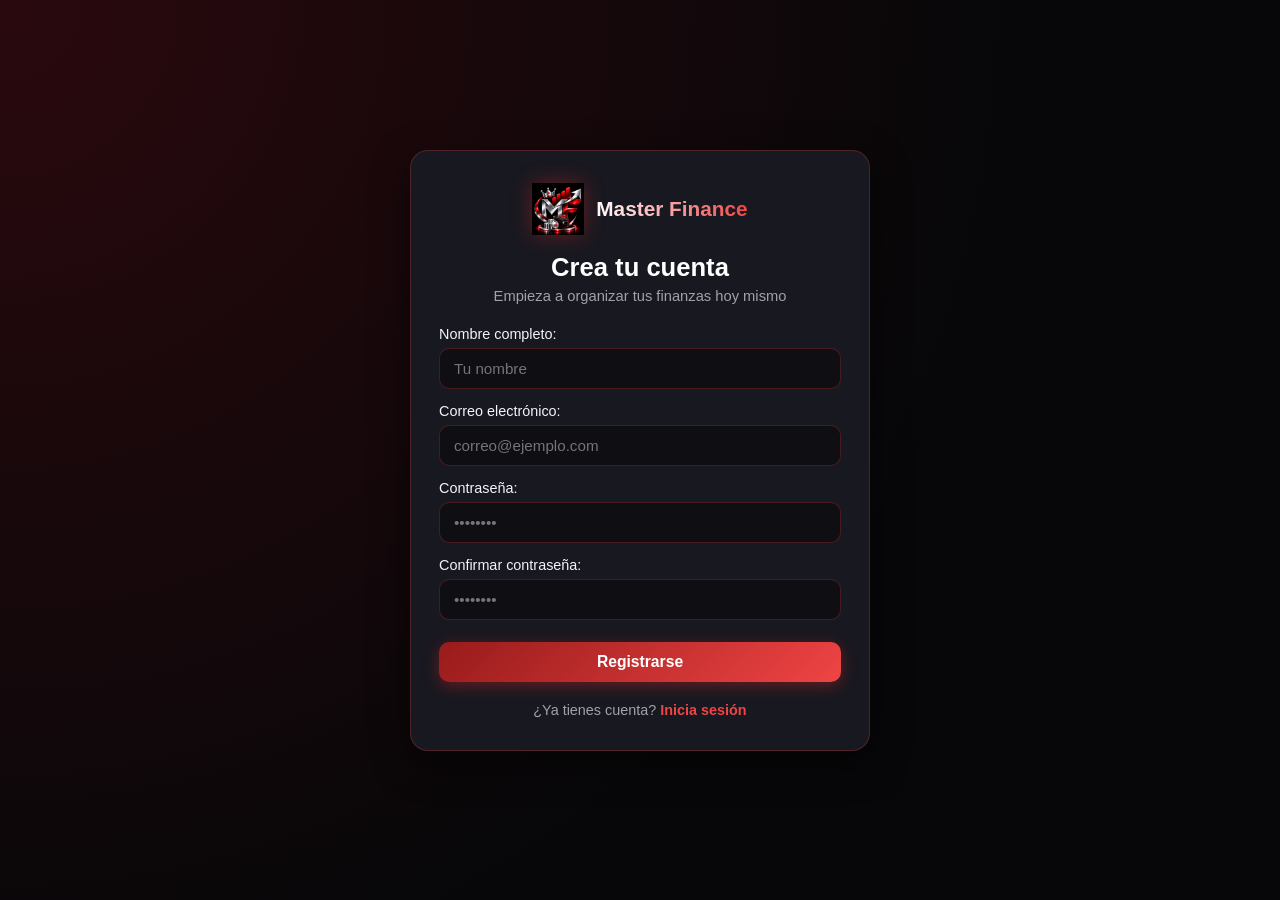
<file: registro.html>
<!DOCTYPE html>
<html lang="es">
<head>
    <meta charset="UTF-8">
    <meta name="viewport" content="width=device-width, initial-scale=1.0">
    <title>Registro - Master Finance</title>
    <link rel="stylesheet" href="Estilos/registro.css">
</head>
<body class="mf-auth-body">
    <div class="mf-auth-card registro-container">
        <a href="index.html" class="mf-auth-brand">
            <img class="mf-logo logo" src="Estilos/logo_master_finance.png" alt="Logo Master Finance">
            <span class="mf-brand-title">Master Finance</span>
        </a>

        <h1>Crea tu cuenta</h1>
        <p class="mf-auth-subtitle">Empieza a organizar tus finanzas hoy mismo</p>

        <form action="php/registro.php" method="POST">
            <div class="mf-form-group form-group">
                <label for="nombre">Nombre completo:</label>
                <input type="text" id="nombre" name="nombre" class="mf-input" placeholder="Tu nombre" required>
            </div>

            <div class="mf-form-group form-group">
                <label for="correo">Correo electrónico:</label>
                <input type="email" id="correo" name="correo" class="mf-input" placeholder="correo@ejemplo.com" required>
            </div>

            <div class="mf-form-group form-group">
                <label for="contraseña">Contraseña:</label>
                <input type="password" id="contraseña" name="contraseña" class="mf-input" placeholder="••••••••" required>
            </div>

            <div class="mf-form-group form-group">
                <label for="confirmar_contraseña">Confirmar contraseña:</label>
                <input type="password" id="confirmar_contraseña" name="confirmar_contraseña" class="mf-input" placeholder="••••••••" required>
            </div>

            <button type="submit" class="mf-btn mf-btn-primary mf-btn-full">Registrarse</button>
        </form>

        <p class="mf-auth-footer">
            ¿Ya tienes cuenta? <a href="login.html">Inicia sesión</a>
        </p>
    </div>
</body>
</html>
</file>
<file: Estilos/metas.css>
:root {
    --mf-bg-dark: #060911;
    --mf-bg-panel: #0e1424;
    --mf-bg-card: #141d33;
    --mf-bg-input: #0a0f1c;
    --mf-blue-primary: #0077ff;
    --mf-blue-bright: #38bdf8;
    --mf-blue-glow: rgba(0, 119, 255, 0.35);
    --mf-silver: #e2e8f0;
    --mf-silver-muted: #94a3b8;
    --mf-border: rgba(56, 189, 248, 0.22);
    --mf-success: #10b981;
    --mf-warning: #f59e0b;
    --mf-danger: #ef4444;
}

* {
    box-sizing: border-box;
    margin: 0;
    padding: 0;
    font-family: 'Segoe UI', Roboto, Helvetica, Arial, sans-serif;
}

body.mf-body {
    background: radial-gradient(circle at top right, #0f1c3a 0%, var(--mf-bg-dark) 60%);
    color: var(--mf-silver);
    min-height: 100vh;
}

.mf-header {
    display: flex;
    align-items: center;
    justify-content: space-between;
    padding: 14px 28px;
    background: rgba(14, 20, 36, 0.95);
    border-bottom: 1px solid var(--mf-border);
    box-shadow: 0 4px 20px rgba(0, 0, 0, 0.45);
    position: sticky;
    top: 0;
    z-index: 100;
}

.mf-header-left {
    display: flex;
    align-items: center;
    gap: 16px;
}

.mf-brand {
    display: flex;
    align-items: center;
    gap: 12px;
    text-decoration: none;
}

.mf-logo {
    width: 46px;
    height: 46px;
    object-fit: contain;
    filter: drop-shadow(0 0 8px var(--mf-blue-glow));
}

.mf-brand-title {
    font-size: 1.2rem;
    font-weight: 700;
    background: linear-gradient(90deg, #ffffff, var(--mf-blue-bright));
    background-clip: text;
    -webkit-background-clip: text;
    -webkit-text-fill-color: transparent;
}

.mf-page-badge {
    padding: 4px 12px;
    border-radius: 20px;
    font-size: 0.85rem;
    font-weight: 600;
    background: rgba(0, 119, 255, 0.15);
    border: 1px solid var(--mf-border);
    color: var(--mf-blue-bright);
}

.mf-user-area {
    display: flex;
    align-items: center;
    gap: 18px;
}

.mf-user-info {
    display: flex;
    align-items: center;
    gap: 10px;
}

.mf-user-info img {
    width: 36px;
    height: 36px;
    border-radius: 50%;
    border: 2px solid var(--mf-blue-bright);
    object-fit: cover;
}

.mf-nav-links {
    display: flex;
    gap: 12px;
    list-style: none;
}

.mf-nav-links a {
    color: var(--mf-silver-muted);
    text-decoration: none;
    font-size: 0.9rem;
    padding: 6px 10px;
    border-radius: 6px;
    transition: 0.2s ease;
}

.mf-nav-links a:hover {
    color: #ffffff;
    background: rgba(0, 119, 255, 0.18);
}

.mf-layout {
    display: grid;
    grid-template-columns: 240px 1fr;
    gap: 24px;
    max-width: 1320px;
    margin: 24px auto;
    padding: 0 24px;
}

.mf-sidebar {
    background: var(--mf-bg-panel);
    border: 1px solid var(--mf-border);
    border-radius: 16px;
    padding: 20px;
    height: fit-content;
}

.mf-sidebar ul {
    list-style: none;
    display: flex;
    flex-direction: column;
    gap: 8px;
}

.mf-sidebar a {
    display: block;
    padding: 10px 14px;
    border-radius: 10px;
    color: var(--mf-silver);
    text-decoration: none;
    transition: 0.2s ease;
}

.mf-sidebar a:hover,
.mf-sidebar a.active {
    background: linear-gradient(90deg, var(--mf-blue-primary), #0284c7);
    color: #ffffff;
    box-shadow: 0 4px 14px var(--mf-blue-glow);
}

.mf-content {
    display: flex;
    flex-direction: column;
    gap: 22px;
}

.mf-top-bar {
    display: flex;
    justify-content: space-between;
    align-items: center;
    flex-wrap: wrap;
    gap: 12px;
}

.mf-top-bar h1 {
    font-size: 1.6rem;
    color: #ffffff;
}

.mf-grid-2 {
    display: grid;
    grid-template-columns: repeat(auto-fit, minmax(300px, 1fr));
    gap: 20px;
}

.mf-grid-3 {
    display: grid;
    grid-template-columns: repeat(auto-fit, minmax(260px, 1fr));
    gap: 20px;
}

.mf-card {
    background: var(--mf-bg-card);
    border: 1px solid var(--mf-border);
    border-radius: 16px;
    padding: 22px;
    box-shadow: 0 8px 26px rgba(0, 0, 0, 0.35);
}

.mf-card h2,
.mf-card h3 {
    color: #ffffff;
    margin-bottom: 8px;
}

/* IMAGEN DE CADA META */
.mf-meta-img {
    width: 100%;
    height: 170px;
    object-fit: cover;
    border-radius: 12px;
    border: 1px solid var(--mf-border);
    margin-bottom: 14px;
    background: var(--mf-bg-input);
    display: block;
}

.mf-meta-monto {
    color: var(--mf-blue-bright);
    font-weight: 700;
    font-size: 1.15rem;
}

.mf-meta-fecha {
    font-size: 0.85rem;
    color: var(--mf-silver-muted);
    margin-top: 4px;
}

.mf-meta-porcentaje {
    font-weight: 700;
    color: var(--mf-silver);
}

.mf-meta-footer {
    display: flex;
    justify-content: space-between;
    align-items: center;
    margin-top: 10px;
    gap: 10px;
}

.mf-estado-badge {
    display: inline-block;
    padding: 4px 10px;
    border-radius: 999px;
    font-size: 0.78rem;
    font-weight: 600;
    background: rgba(56, 189, 248, 0.14);
    color: var(--mf-blue-bright);
    border: 1px solid rgba(56, 189, 248, 0.3);
    margin-bottom: 8px;
}

.mf-progress-bar {
    width: 100%;
    height: 10px;
    background: var(--mf-bg-input);
    border-radius: 999px;
    overflow: hidden;
    margin: 10px 0;
    border: 1px solid var(--mf-border);
}

.mf-progress-fill {
    height: 100%;
    background: linear-gradient(90deg, var(--mf-blue-primary), var(--mf-blue-bright));
    transition: width 0.3s ease;
}

.mf-form-group {
    display: flex;
    flex-direction: column;
    gap: 6px;
    margin-bottom: 14px;
}

.mf-form-group label {
    font-size: 0.9rem;
    color: var(--mf-silver);
}

.mf-input,
.mf-select {
    background: var(--mf-bg-input);
    border: 1px solid var(--mf-border);
    border-radius: 10px;
    padding: 10px 14px;
    color: #ffffff;
    font-size: 0.95rem;
}

.mf-input:focus,
.mf-select:focus {
    outline: none;
    border-color: var(--mf-blue-bright);
    box-shadow: 0 0 0 3px rgba(56, 189, 248, 0.18);
}

.mf-btn {
    display: inline-flex;
    align-items: center;
    justify-content: center;
    padding: 10px 18px;
    border-radius: 10px;
    font-weight: 600;
    border: none;
    cursor: pointer;
    text-decoration: none;
    transition: 0.2s ease;
}

.mf-btn-primary {
    background: linear-gradient(135deg, var(--mf-blue-primary), var(--mf-blue-bright));
    color: #ffffff;
    box-shadow: 0 4px 14px var(--mf-blue-glow);
}

.mf-btn-primary:hover {
    transform: translateY(-1px);
    filter: brightness(1.08);
}

.mf-btn-outline {
    background: transparent;
    border: 1px solid var(--mf-blue-bright);
    color: var(--mf-blue-bright);
}

.mf-btn-outline:hover {
    background: rgba(56, 189, 248, 0.12);
}

.mf-btn-full {
    width: 100%;
    margin-top: 8px;
}

@media (max-width: 860px) {
    .mf-layout {
        grid-template-columns: 1fr;
    }
}
</file>
<file: Estilos/gastos.css>
:root {
    --mf-bg-dark: #070709;
    --mf-bg-panel: #111116;
    --mf-bg-card: #181820;
    --mf-bg-input: #0e0e13;
    --mf-red-primary: #dc2626;
    --mf-red-bright: #ef4444;
    --mf-red-glow: rgba(220, 38, 38, 0.38);
    --mf-silver: #f1f5f9;
    --mf-silver-muted: #a1a1aa;
    --mf-border: rgba(239, 68, 68, 0.25);
    --mf-danger: #f87171;
    --mf-warning: #fb923c;
}

* {
    box-sizing: border-box;
    margin: 0;
    padding: 0;
    font-family: 'Segoe UI', Roboto, Helvetica, Arial, sans-serif;
}

body.mf-body {
    background: radial-gradient(circle at top right, #2a090d 0%, var(--mf-bg-dark) 60%);
    color: var(--mf-silver);
    min-height: 100vh;
}

/* ENCABEZADO */
.mf-header {
    display: flex;
    align-items: center;
    justify-content: space-between;
    padding: 14px 28px;
    background: rgba(17, 17, 22, 0.95);
    border-bottom: 1px solid var(--mf-border);
    box-shadow: 0 4px 20px rgba(0, 0, 0, 0.5);
    position: sticky;
    top: 0;
    z-index: 100;
    flex-wrap: wrap;
    gap: 14px;
}

.mf-header-left {
    display: flex;
    align-items: center;
    gap: 16px;
}

.mf-brand {
    display: flex;
    align-items: center;
    gap: 12px;
    text-decoration: none;
}

.mf-logo {
    width: 46px;
    height: 46px;
    object-fit: contain;
    filter: drop-shadow(0 0 8px var(--mf-red-glow));
}

.mf-brand-title {
    font-size: 1.2rem;
    font-weight: 700;
    background: linear-gradient(90deg, #ffffff, var(--mf-red-bright));
    background-clip: text;
    -webkit-background-clip: text;
    -webkit-text-fill-color: transparent;
}

.mf-page-badge {
    padding: 4px 12px;
    border-radius: 20px;
    font-size: 0.85rem;
    font-weight: 600;
    background: rgba(220, 38, 38, 0.16);
    border: 1px solid var(--mf-border);
    color: var(--mf-red-bright);
}

.mf-user-area {
    display: flex;
    align-items: center;
    gap: 18px;
}

.mf-user-info {
    display: flex;
    align-items: center;
    gap: 10px;
}

.mf-user-info img {
    width: 36px;
    height: 36px;
    border-radius: 50%;
    border: 2px solid var(--mf-red-bright);
    object-fit: cover;
}

.mf-nav-links {
    display: flex;
    gap: 12px;
    list-style: none;
}

.mf-nav-links a {
    color: var(--mf-silver-muted);
    text-decoration: none;
    font-size: 0.9rem;
    padding: 6px 10px;
    border-radius: 6px;
    transition: 0.2s ease;
}

.mf-nav-links a:hover {
    color: #ffffff;
    background: rgba(220, 38, 38, 0.2);
}

/* LAYOUT */
.mf-layout {
    display: grid;
    grid-template-columns: 240px 1fr;
    gap: 24px;
    max-width: 1320px;
    margin: 24px auto;
    padding: 0 24px;
}

/* MENÚ LATERAL */
.mf-sidebar {
    background: var(--mf-bg-panel);
    border: 1px solid var(--mf-border);
    border-radius: 16px;
    padding: 20px;
    height: fit-content;
}

.mf-sidebar ul {
    list-style: none;
    display: flex;
    flex-direction: column;
    gap: 8px;
}

.mf-sidebar a {
    display: block;
    padding: 10px 14px;
    border-radius: 10px;
    color: var(--mf-silver);
    text-decoration: none;
    transition: 0.2s ease;
}

.mf-sidebar a:hover,
.mf-sidebar a.active {
    background: linear-gradient(90deg, #991b1b, var(--mf-red-bright));
    color: #ffffff;
    box-shadow: 0 4px 14px var(--mf-red-glow);
}

/* CONTENIDO PRINCIPAL */
.mf-content {
    display: flex;
    flex-direction: column;
    gap: 22px;
}

.mf-top-bar {
    display: flex;
    justify-content: space-between;
    align-items: center;
    flex-wrap: wrap;
    gap: 12px;
}

.mf-title-group {
    display: flex;
    align-items: center;
    gap: 12px;
    flex-wrap: wrap;
}

.mf-top-bar h1 {
    font-size: 1.6rem;
    color: #ffffff;
}

.mf-grid-2 {
    display: grid;
    grid-template-columns: repeat(auto-fit, minmax(300px, 1fr));
    gap: 20px;
}

/* TARJETAS */
.mf-card {
    background: var(--mf-bg-card);
    border: 1px solid var(--mf-border);
    border-radius: 16px;
    padding: 22px;
    box-shadow: 0 8px 26px rgba(0, 0, 0, 0.45);
}

.mf-card h2 {
    color: #ffffff;
    margin-bottom: 14px;
}

.mf-card-prioritario {
    border-left: 4px solid var(--mf-warning);
}

.mf-card-varios {
    border-left: 4px solid var(--mf-red-bright);
}

.mf-card-header {
    display: flex;
    justify-content: space-between;
    align-items: center;
    margin-bottom: 12px;
    gap: 10px;
}

.mf-card-header h2 {
    margin-bottom: 0;
}

.mf-tag-prioritario {
    color: var(--mf-warning);
    font-size: 0.85rem;
    font-weight: 700;
}

.mf-tag-muted {
    color: var(--mf-silver-muted);
    font-size: 0.85rem;
}

.mf-actions-row {
    display: flex;
    gap: 10px;
    margin-top: 12px;
    flex-wrap: wrap;
}

/* FORMULARIOS */
.mf-form-group {
    display: flex;
    flex-direction: column;
    gap: 6px;
    margin-bottom: 14px;
}

.mf-form-group label {
    font-size: 0.9rem;
    color: var(--mf-silver);
}

.mf-input,
.mf-select {
    background: var(--mf-bg-input);
    border: 1px solid var(--mf-border);
    border-radius: 10px;
    padding: 10px 14px;
    color: #ffffff;
    font-size: 0.95rem;
}

.mf-input:focus,
.mf-select:focus {
    outline: none;
    border-color: var(--mf-red-bright);
    box-shadow: 0 0 0 3px rgba(239, 68, 68, 0.2);
}

/* BOTONES */
.mf-btn {
    display: inline-flex;
    align-items: center;
    justify-content: center;
    padding: 10px 18px;
    border-radius: 10px;
    font-weight: 600;
    border: none;
    cursor: pointer;
    text-decoration: none;
    transition: 0.2s ease;
}

.mf-btn-primary {
    background: linear-gradient(135deg, #991b1b, var(--mf-red-bright));
    color: #ffffff;
    box-shadow: 0 4px 14px var(--mf-red-glow);
}

.mf-btn-primary:hover {
    transform: translateY(-1px);
    filter: brightness(1.08);
}

.mf-btn-outline {
    background: transparent;
    border: 1px solid var(--mf-red-bright);
    color: var(--mf-red-bright);
}

.mf-btn-outline:hover {
    background: rgba(239, 68, 68, 0.14);
}

.mf-btn-danger {
    background: rgba(239, 68, 68, 0.16);
    border: 1px solid var(--mf-danger);
    color: #fca5a5;
}

.mf-btn-danger:hover {
    background: rgba(239, 68, 68, 0.28);
}

.mf-btn-full {
    width: 100%;
    margin-top: 8px;
}

@media (max-width: 860px) {
    .mf-layout {
        grid-template-columns: 1fr;
    }
}
</file>
<file: Estilos/perfil.css>
:root {
    --mf-bg-dark: #070709;
    --mf-bg-panel: #111116;
    --mf-bg-card: #181820;
    --mf-bg-input: #0e0e13;
    --mf-red-primary: #dc2626;
    --mf-red-bright: #ef4444;
    --mf-red-glow: rgba(220, 38, 38, 0.38);
    --mf-silver: #f1f5f9;
    --mf-silver-muted: #a1a1aa;
    --mf-border: rgba(239, 68, 68, 0.25);
}

* {
    box-sizing: border-box;
    margin: 0;
    padding: 0;
    font-family: 'Segoe UI', Roboto, Helvetica, Arial, sans-serif;
}

body.mf-body {
    background: radial-gradient(circle at top right, #2a090d 0%, var(--mf-bg-dark) 60%);
    color: var(--mf-silver);
    min-height: 100vh;
}

/* ENCABEZADO */
.mf-header {
    display: flex;
    align-items: center;
    justify-content: space-between;
    padding: 14px 28px;
    background: rgba(17, 17, 22, 0.95);
    border-bottom: 1px solid var(--mf-border);
    box-shadow: 0 4px 20px rgba(0, 0, 0, 0.5);
    position: sticky;
    top: 0;
    z-index: 100;
    flex-wrap: wrap;
    gap: 14px;
}

.mf-header-left {
    display: flex;
    align-items: center;
    gap: 16px;
}

.mf-brand {
    display: flex;
    align-items: center;
    gap: 12px;
    text-decoration: none;
}

.mf-logo {
    width: 46px;
    height: 46px;
    object-fit: contain;
    filter: drop-shadow(0 0 8px var(--mf-red-glow));
}

.mf-brand-title {
    font-size: 1.2rem;
    font-weight: 700;
    background: linear-gradient(90deg, #ffffff, var(--mf-red-bright));
    background-clip: text;
    -webkit-background-clip: text;
    -webkit-text-fill-color: transparent;
}

.mf-page-badge {
    padding: 4px 12px;
    border-radius: 20px;
    font-size: 0.85rem;
    font-weight: 600;
    background: rgba(220, 38, 38, 0.16);
    border: 1px solid var(--mf-border);
    color: var(--mf-red-bright);
}

.mf-user-area {
    display: flex;
    align-items: center;
    gap: 18px;
}

.mf-user-info {
    display: flex;
    align-items: center;
    gap: 10px;
}

.mf-user-info img {
    width: 36px;
    height: 36px;
    border-radius: 50%;
    border: 2px solid var(--mf-red-bright);
    object-fit: cover;
}

.mf-nav-links {
    display: flex;
    gap: 12px;
    list-style: none;
}

.mf-nav-links a {
    color: var(--mf-silver-muted);
    text-decoration: none;
    font-size: 0.9rem;
    padding: 6px 10px;
    border-radius: 6px;
    transition: 0.2s ease;
}

.mf-nav-links a:hover {
    color: #ffffff;
    background: rgba(220, 38, 38, 0.2);
}

/* ESTRUCTURA PRINCIPAL */
.mf-layout {
    display: grid;
    grid-template-columns: 240px 1fr;
    gap: 24px;
    max-width: 1320px;
    margin: 24px auto;
    padding: 0 24px;
}

.mf-sidebar {
    background: var(--mf-bg-panel);
    border: 1px solid var(--mf-border);
    border-radius: 16px;
    padding: 20px;
    height: fit-content;
}

.mf-sidebar ul {
    list-style: none;
    display: flex;
    flex-direction: column;
    gap: 8px;
}

.mf-sidebar a {
    display: block;
    padding: 10px 14px;
    border-radius: 10px;
    color: var(--mf-silver);
    text-decoration: none;
    transition: 0.2s ease;
}

.mf-sidebar a:hover,
.mf-sidebar a.active {
    background: linear-gradient(90deg, #991b1b, var(--mf-red-bright));
    color: #ffffff;
    box-shadow: 0 4px 14px var(--mf-red-glow);
}

.mf-sidebar-footer {
    margin-top: 16px;
    padding-top: 16px;
    border-top: 1px solid var(--mf-border);
}

.mf-content {
    display: flex;
    flex-direction: column;
    gap: 22px;
}

.mf-top-bar {
    display: flex;
    justify-content: space-between;
    align-items: center;
    flex-wrap: wrap;
    gap: 12px;
}

.mf-top-bar h1 {
    font-size: 1.6rem;
    color: #ffffff;
}

.mf-grid-2 {
    display: grid;
    grid-template-columns: repeat(auto-fit, minmax(300px, 1fr));
    gap: 20px;
}

.mf-card {
    background: var(--mf-bg-card);
    border: 1px solid var(--mf-border);
    border-radius: 16px;
    padding: 24px;
    box-shadow: 0 8px 26px rgba(0, 0, 0, 0.45);
}

.mf-card h2 {
    color: #ffffff;
    margin-bottom: 16px;
    font-size: 1.2rem;
}

/* AVATAR */
.mf-avatar-box {
    display: flex;
    flex-direction: column;
    align-items: center;
    gap: 12px;
    margin-bottom: 18px;
}

.mf-avatar-circle {
    width: 110px;
    height: 110px;
    border-radius: 50%;
    border: 3px solid var(--mf-red-bright);
    object-fit: cover;
    background: var(--mf-bg-input);
    box-shadow: 0 0 18px var(--mf-red-glow);
}

/* FORMULARIOS Y BOTONES */
.mf-form-group {
    display: flex;
    flex-direction: column;
    gap: 6px;
    margin-bottom: 14px;
}

.mf-form-group label {
    font-size: 0.9rem;
    color: var(--mf-silver);
}

.mf-input,
.mf-select {
    background: var(--mf-bg-input);
    border: 1px solid var(--mf-border);
    border-radius: 10px;
    padding: 10px 14px;
    color: #ffffff;
    font-size: 0.95rem;
}

.mf-input:focus,
.mf-select:focus {
    outline: none;
    border-color: var(--mf-red-bright);
    box-shadow: 0 0 0 3px rgba(239, 68, 68, 0.2);
}

.mf-btn {
    display: inline-flex;
    align-items: center;
    justify-content: center;
    padding: 11px 18px;
    border-radius: 10px;
    font-weight: 600;
    border: none;
    cursor: pointer;
    text-decoration: none;
    font-size: 0.95rem;
    transition: 0.2s ease;
}

.mf-btn-primary {
    background: linear-gradient(135deg, #991b1b, var(--mf-red-bright));
    color: #ffffff;
    box-shadow: 0 4px 14px var(--mf-red-glow);
}

.mf-btn-primary:hover {
    transform: translateY(-1px);
    filter: brightness(1.08);
}

.mf-btn-outline {
    background: transparent;
    border: 1px solid var(--mf-red-bright);
    color: var(--mf-red-bright);
}

.mf-btn-outline:hover {
    background: rgba(239, 68, 68, 0.14);
}

.mf-btn-full {
    width: 100%;
    margin-top: 8px;
}

@media (max-width: 860px) {
    .mf-layout {
        grid-template-columns: 1fr;
    }
}
</file>
<file: Estilos/presupuesto.css>
:root {
    --mf-bg-dark: #070709;
    --mf-bg-panel: #111116;
    --mf-bg-card: #181820;
    --mf-bg-input: #0e0e13;
    --mf-red-primary: #dc2626;
    --mf-red-bright: #ef4444;
    --mf-red-glow: rgba(220, 38, 38, 0.38);
    --mf-silver: #f1f5f9;
    --mf-silver-muted: #a1a1aa;
    --mf-border: rgba(239, 68, 68, 0.25);
    --mf-success: #22c55e;
    --mf-danger: #f87171;
    --mf-warning: #fb923c;
}

* {
    box-sizing: border-box;
    margin: 0;
    padding: 0;
    font-family: 'Segoe UI', Roboto, Helvetica, Arial, sans-serif;
}

body.mf-body {
    background: radial-gradient(circle at top right, #2a090d 0%, var(--mf-bg-dark) 60%);
    color: var(--mf-silver);
    min-height: 100vh;
}

.mf-header {
    display: flex;
    align-items: center;
    justify-content: space-between;
    padding: 14px 28px;
    background: rgba(17, 17, 22, 0.95);
    border-bottom: 1px solid var(--mf-border);
    position: sticky;
    top: 0;
    z-index: 100;
}

.mf-header-left { display: flex; align-items: center; gap: 16px; }
.mf-brand { display: flex; align-items: center; gap: 12px; text-decoration: none; }
.mf-logo { width: 46px; height: 46px; object-fit: contain; filter: drop-shadow(0 0 8px var(--mf-red-glow)); }

.mf-brand-title {
    font-size: 1.2rem;
    font-weight: 700;
    background: linear-gradient(90deg, #ffffff, var(--mf-red-bright));
    background-clip: text;
    -webkit-background-clip: text;
    -webkit-text-fill-color: transparent;
}

.mf-page-badge {
    padding: 4px 12px;
    border-radius: 20px;
    font-size: 0.85rem;
    font-weight: 600;
    background: rgba(220, 38, 38, 0.16);
    border: 1px solid var(--mf-border);
    color: var(--mf-red-bright);
}

.mf-user-area { display: flex; align-items: center; gap: 18px; }
.mf-user-info { display: flex; align-items: center; gap: 10px; }
.mf-user-info img { width: 36px; height: 36px; border-radius: 50%; border: 2px solid var(--mf-red-bright); }
.mf-nav-links { display: flex; gap: 12px; list-style: none; }
.mf-nav-links a { color: var(--mf-silver-muted); text-decoration: none; font-size: 0.9rem; }
.mf-nav-links a:hover { color: #fff; }

.mf-layout {
    display: grid;
    grid-template-columns: 240px 1fr;
    gap: 24px;
    max-width: 1320px;
    margin: 24px auto;
    padding: 0 24px;
}

.mf-sidebar {
    background: var(--mf-bg-panel);
    border: 1px solid var(--mf-border);
    border-radius: 16px;
    padding: 20px;
    height: fit-content;
}

.mf-sidebar ul { list-style: none; display: flex; flex-direction: column; gap: 8px; }
.mf-sidebar a {
    display: block;
    padding: 10px 14px;
    border-radius: 10px;
    color: var(--mf-silver);
    text-decoration: none;
}

.mf-sidebar a:hover,
.mf-sidebar a.active {
    background: linear-gradient(90deg, #991b1b, var(--mf-red-bright));
    color: #fff;
}

.mf-balance-box { margin-top: 16px; padding-top: 16px; border-top: 1px solid var(--mf-border); }
.mf-balance-box label { display: block; font-size: 0.85rem; color: var(--mf-silver-muted); margin-bottom: 6px; }
.mf-balance-box input {
    width: 100%;
    background: var(--mf-bg-input);
    border: 1px solid var(--mf-border);
    color: var(--mf-success);
    font-weight: 700;
    padding: 10px;
    border-radius: 8px;
}

.mf-content { display: flex; flex-direction: column; gap: 22px; }
.mf-top-bar { display: flex; justify-content: space-between; align-items: center; flex-wrap: wrap; gap: 12px; }
.mf-top-bar h1 { font-size: 1.6rem; color: #fff; }

.mf-card {
    background: var(--mf-bg-card);
    border: 1px solid var(--mf-border);
    border-radius: 16px;
    padding: 22px;
}

.mf-card h2 { color: #fff; margin-bottom: 14px; font-size: 1.2rem; }
.mf-card-prioritario { border-top: 3px solid var(--mf-warning); }
.mf-card-externos { border-top: 3px solid var(--mf-danger); }
.mf-card-metas { border-top: 3px solid var(--mf-red-bright); }
.mf-card-ahorros { border-top: 3px solid var(--mf-success); }

.mf-top-summary {
    display: grid;
    grid-template-columns: 200px 1fr 200px;
    align-items: center;
    gap: 20px;
}

.mf-stat-box { display: flex; flex-direction: column; gap: 6px; }
.mf-stat-box label { font-size: 0.9rem; color: var(--mf-silver-muted); font-weight: 600; }

.mf-input {
    background: var(--mf-bg-input);
    border: 1px solid var(--mf-border);
    border-radius: 10px;
    padding: 10px 14px;
    color: #fff;
    font-weight: 700;
    font-size: 1rem;
}

.mf-input-highlight { color: var(--mf-red-bright); }
.mf-input-danger { color: #fca5a5; }
.mf-input-success { color: #86efac; }
.mf-input-sm { width: 150px; text-align: right; }

.mf-budget-track-wrap { display: flex; flex-direction: column; gap: 8px; }
.mf-budget-labels { display: flex; justify-content: space-between; font-size: 0.85rem; color: var(--mf-silver-muted); }

.mf-budget-track {
    width: 100%;
    height: 16px;
    background: var(--mf-bg-input);
    border-radius: 999px;
    overflow: hidden;
    border: 1px solid var(--mf-border);
}

.mf-budget-fill {
    height: 100%;
    background: linear-gradient(90deg, #991b1b, var(--mf-red-bright));
}

.mf-flow-row {
    display: flex;
    align-items: flex-end;
    gap: 20px;
    margin-top: 22px;
    padding-top: 18px;
    border-top: 1px solid rgba(161, 161, 170, 0.16);
    flex-wrap: wrap;
}

.mf-flow-arrow { font-size: 1.5rem; color: var(--mf-red-bright); padding-bottom: 8px; }

.mf-grid-2 { display: grid; grid-template-columns: repeat(auto-fit, minmax(300px, 1fr)); gap: 20px; }
.mf-detail-row { display: flex; justify-content: space-between; align-items: center; gap: 12px; margin-bottom: 16px; }
.mf-detail-row span { color: var(--mf-silver); font-size: 0.95rem; }
.mf-card-actions { display: flex; justify-content: flex-end; }

.mf-btn {
    display: inline-flex;
    align-items: center;
    justify-content: center;
    padding: 9px 16px;
    border-radius: 10px;
    font-weight: 600;
    border: none;
    cursor: pointer;
    text-decoration: none;
    font-size: 0.9rem;
}

.mf-btn-primary {
    background: linear-gradient(135deg, #991b1b, var(--mf-red-bright));
    color: #fff;
    box-shadow: 0 4px 14px var(--mf-red-glow);
}

.mf-btn-outline { background: transparent; border: 1px solid var(--mf-red-bright); color: var(--mf-red-bright); }

@media (max-width: 960px) { .mf-top-summary { grid-template-columns: 1fr; } }
@media (max-width: 860px) { .mf-layout { grid-template-columns: 1fr; } }
</file>
<file: Estilos/registro.css>
:root {
    --mf-bg-dark: #070709;
    --mf-bg-card: #181820;
    --mf-bg-input: #0e0e13;
    --mf-red-primary: #dc2626;
    --mf-red-bright: #ef4444;
    --mf-red-glow: rgba(220, 38, 38, 0.38);
    --mf-silver: #f1f5f9;
    --mf-silver-muted: #a1a1aa;
    --mf-border: rgba(239, 68, 68, 0.26);
}

* {
    box-sizing: border-box;
    margin: 0;
    padding: 0;
    font-family: 'Segoe UI', Roboto, Helvetica, Arial, sans-serif;
}

body,
body.mf-auth-body {
    min-height: 100vh;
    display: flex;
    align-items: center;
    justify-content: center;
    padding: 24px;
    background: radial-gradient(circle at top left, #2a090d 0%, var(--mf-bg-dark) 65%);
    color: var(--mf-silver);
}

.mf-auth-card,
.registro-container {
    width: 100%;
    max-width: 460px;
    background: var(--mf-bg-card);
    border: 1px solid var(--mf-border);
    border-radius: 18px;
    padding: 32px 28px;
    box-shadow: 0 12px 36px rgba(0, 0, 0, 0.55);
}

.mf-auth-brand {
    display: flex;
    align-items: center;
    justify-content: center;
    gap: 12px;
    text-decoration: none;
    margin-bottom: 18px;
}

.mf-logo,
.logo {
    width: 52px;
    height: 52px;
    object-fit: contain;
    filter: drop-shadow(0 0 10px var(--mf-red-glow));
}

.mf-brand-title {
    font-size: 1.3rem;
    font-weight: 700;
    background: linear-gradient(90deg, #ffffff, var(--mf-red-bright));
    background-clip: text;
    -webkit-background-clip: text;
    -webkit-text-fill-color: transparent;
}

.mf-auth-card h1,
.registro-container h1,
.registro-container h2 {
    text-align: center;
    color: #ffffff;
    font-size: 1.6rem;
    margin-bottom: 6px;
}

.mf-auth-subtitle {
    text-align: center;
    color: var(--mf-silver-muted);
    font-size: 0.92rem;
    margin-bottom: 22px;
}

.mf-form-group,
.form-group {
    display: flex;
    flex-direction: column;
    gap: 6px;
    margin-bottom: 14px;
}

.mf-form-group label,
.form-group label {
    font-size: 0.9rem;
    color: var(--mf-silver);
}

.mf-input,
.registro-container input,
.registro-container select {
    width: 100%;
    background: var(--mf-bg-input);
    border: 1px solid var(--mf-border);
    border-radius: 10px;
    padding: 11px 14px;
    color: #ffffff;
    font-size: 0.95rem;
}

.mf-input:focus,
.registro-container input:focus,
.registro-container select:focus {
    outline: none;
    border-color: var(--mf-red-bright);
    box-shadow: 0 0 0 3px rgba(239, 68, 68, 0.2);
}

.mf-btn,
.registro-container button {
    display: inline-flex;
    align-items: center;
    justify-content: center;
    padding: 11px 18px;
    border-radius: 10px;
    font-weight: 600;
    border: none;
    cursor: pointer;
    font-size: 0.98rem;
    transition: 0.2s ease;
    text-decoration: none;
}

.mf-btn-primary,
.registro-container button {
    background: linear-gradient(135deg, #991b1b, var(--mf-red-bright));
    color: #ffffff;
    box-shadow: 0 4px 16px var(--mf-red-glow);
}

.mf-btn-primary:hover,
.registro-container button:hover {
    transform: translateY(-1px);
    filter: brightness(1.08);
}

.mf-btn-full,
.registro-container button {
    width: 100%;
    margin-top: 8px;
}

.mf-auth-footer {
    text-align: center;
    margin-top: 20px;
    font-size: 0.9rem;
    color: var(--mf-silver-muted);
}

.mf-auth-footer a {
    color: var(--mf-red-bright);
    text-decoration: none;
    font-weight: 600;
}
</file>
